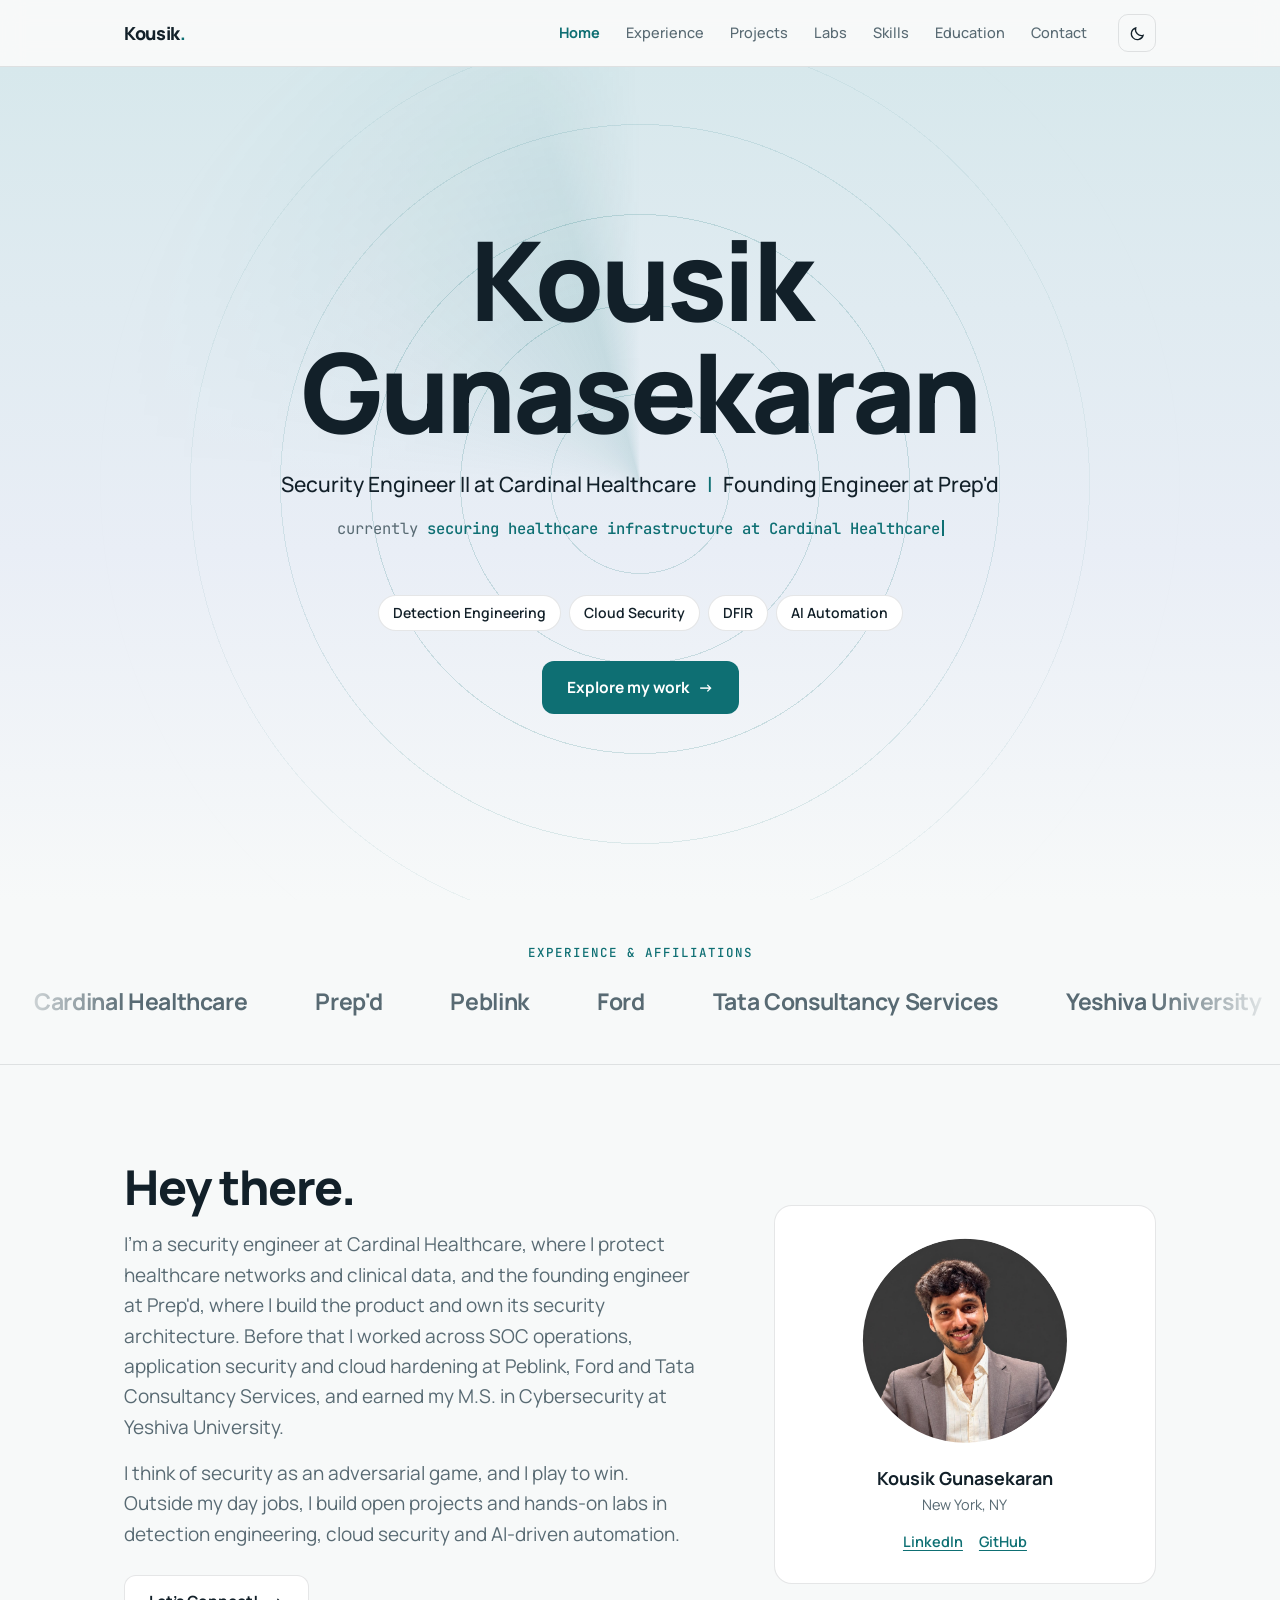
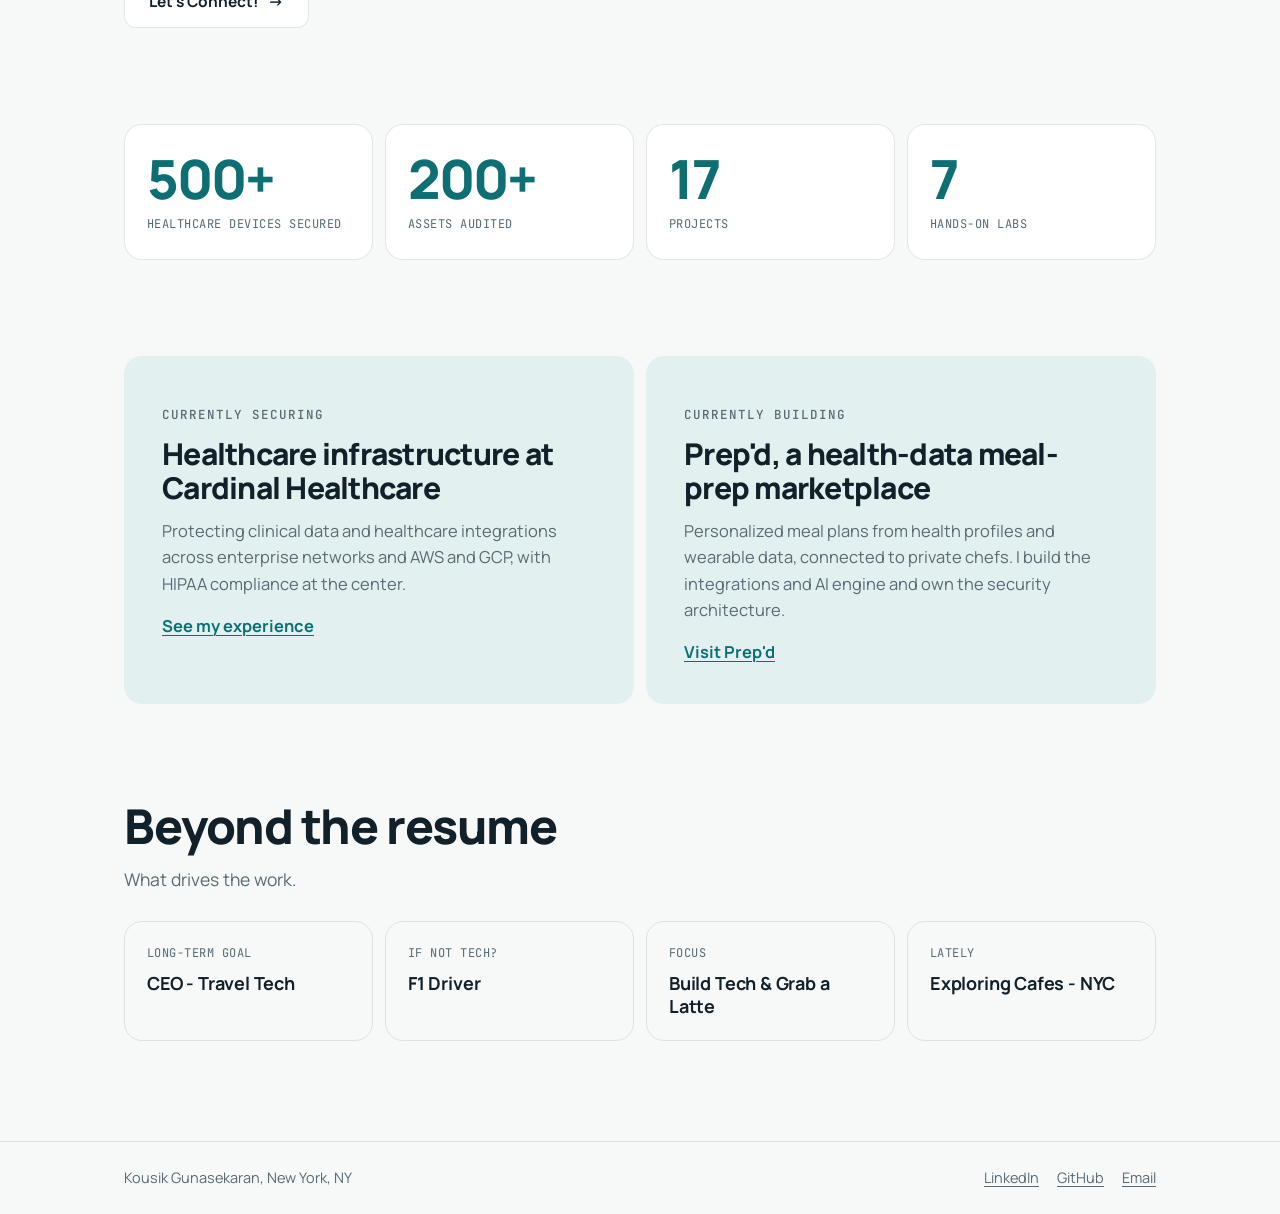
<file: index.html>
<!doctype html>
<html lang="en">
<head>
<meta charset="utf-8">
<meta name="viewport" content="width=device-width, initial-scale=1">
<title>Kousik Gunasekaran | Security Engineer</title>
<meta name="description" content="Kousik Gunasekaran is a Security Engineer II at Cardinal Healthcare and the Founding Engineer at Prep&#x27;d.">
<meta property="og:title" content="Kousik Gunasekaran | Security Engineer">
<meta property="og:description" content="Kousik Gunasekaran is a Security Engineer II at Cardinal Healthcare and the Founding Engineer at Prep&#x27;d.">
<meta property="og:type" content="website">
<meta property="og:image" content="assets/kousik.jpg">
<link rel="icon" href="data:image/svg+xml,%3Csvg xmlns='http://www.w3.org/2000/svg' viewBox='0 0 32 32'%3E%3Crect width='32' height='32' rx='8' fill='%230E6F73'/%3E%3Ccircle cx='16' cy='16' r='9' fill='none' stroke='white' stroke-width='2'/%3E%3Ccircle cx='16' cy='16' r='2.5' fill='white'/%3E%3C/svg%3E">
<script>(function(){var t=null;try{t=localStorage.getItem('theme')}catch(e){}document.documentElement.dataset.theme=t||(matchMedia('(prefers-color-scheme: dark)').matches?'dark':'light')})();</script>
<link rel="preconnect" href="https://fonts.googleapis.com">
<link rel="preconnect" href="https://fonts.gstatic.com" crossorigin>
<link href="https://fonts.googleapis.com/css2?family=Manrope:wght@400;500;600;700;800&family=JetBrains+Mono:wght@400;500&display=swap" rel="stylesheet">
<link rel="stylesheet" href="styles.css">
</head>
<body>
<a class="skip" href="#main">Skip to content</a>
<header class="nav">
  <div class="wrap nav__in">
    <a class="nav__mark" href="index.html">Kousik<span>.</span></a>
    <nav aria-label="Main"><div class="nav__links nav__links--wide"><a href="index.html" aria-current="page">Home</a><a href="experience.html">Experience</a><a href="projects.html">Projects</a><a href="labs.html">Labs</a><a href="skills.html">Skills</a><a href="education.html">Education</a><a href="contact.html">Contact</a></div></nav>
    <button class="theme" id="theme" type="button" aria-label="Switch between light and dark theme">
      <svg class="moon" viewBox="0 0 24 24"><path d="M20 14.5A8.5 8.5 0 0 1 9.5 4 8.5 8.5 0 1 0 20 14.5Z"/></svg>
      <svg class="sun" viewBox="0 0 24 24"><circle cx="12" cy="12" r="4"/><path d="M12 2v2M12 20v2M2 12h2M20 12h2M5 5l1.5 1.5M17.5 17.5 19 19M5 19l1.5-1.5M17.5 6.5 19 5"/></svg>
    </button>
    <details class="menu"><summary aria-label="Menu"><svg viewBox="0 0 24 24" fill="none"><path d="M4 7h16M4 12h16M4 17h16"/></svg></summary><nav aria-label="Mobile"><div class="nav__links"><a href="index.html" aria-current="page">Home</a><a href="experience.html">Experience</a><a href="projects.html">Projects</a><a href="labs.html">Labs</a><a href="skills.html">Skills</a><a href="education.html">Education</a><a href="contact.html">Contact</a></div></nav></details>
  </div>
</header>
<main id="main">
<section class="hero">
  <div class="radar" aria-hidden="true"></div>
  <div class="wrap hero__in">
    <h1>Kousik Gunasekaran</h1>
    <p class="hero__roles"><span>Security Engineer II at Cardinal Healthcare</span> <i>|</i> <span>Founding Engineer at Prep'd</span></p>
    <p class="typed">currently <b id="typed" data-phrases="[&quot;securing healthcare infrastructure at Cardinal Healthcare&quot;, &quot;building the health-data platform at Prep&#x27;d&quot;, &quot;writing detection rules as code&quot;, &quot;automating security with AI agents&quot;, &quot;working toward CEO of a travel tech company&quot;]">securing healthcare infrastructure at Cardinal Healthcare</b><span class="caret" aria-hidden="true"></span></p>
    <ul class="chips"><li>Detection Engineering</li><li>Cloud Security</li><li>DFIR</li><li>AI Automation</li></ul>
    <a class="btn btn--main" href="projects.html">Explore my work <span aria-hidden="true">&rarr;</span></a>
  </div>
</section>
<section class="strip">
  <p class="eyebrow">Experience &amp; affiliations</p>
  <div class="marquee" aria-label="Cardinal Healthcare, Prep&#x27;d, Peblink, Ford, Tata Consultancy Services, Yeshiva University"><div class="marquee__track" aria-hidden="true"><span>Cardinal Healthcare</span><span>Prep'd</span><span>Peblink</span><span>Ford</span><span>Tata Consultancy Services</span><span>Yeshiva University</span><span>Cardinal Healthcare</span><span>Prep'd</span><span>Peblink</span><span>Ford</span><span>Tata Consultancy Services</span><span>Yeshiva University</span></div></div>
</section>
<section class="block wrap hey">
  <div>
    <h2>Hey there.</h2>
    <p>I'm a security engineer at Cardinal Healthcare, where I protect healthcare networks and clinical data, and the founding engineer at Prep'd, where I build the product and own its security architecture. Before that I worked across SOC operations, application security and cloud hardening at Peblink, Ford and Tata Consultancy Services, and earned my M.S. in Cybersecurity at Yeshiva University.</p>
    <p>I think of security as an adversarial game, and I play to win. Outside my day jobs, I build open projects and hands-on labs in detection engineering, cloud security and AI-driven automation.</p>
    <a class="btn btn--line" href="contact.html">Let's Connect! <span aria-hidden="true">&rarr;</span></a>
  </div>
  <aside class="hey__card">
    <img src="assets/kousik.jpg" alt="Portrait of Kousik Gunasekaran" width="1254" height="1254" loading="lazy">
    <b>Kousik Gunasekaran</b>
    <span>New York, NY</span>
    <div class="social"><a href="https://linkedin.com/in/kousik-gunasekaran" target="_blank" rel="noopener">LinkedIn</a><a href="https://github.com/Kousik9200" target="_blank" rel="noopener">GitHub</a></div>
  </aside>
</section>
<section class="wrap" aria-label="At a glance">
  <div class="stats">
    <div><b>500+</b><span>Healthcare devices secured</span></div>
    <div><b>200+</b><span>Assets audited</span></div>
    <div><b>17</b><span>Projects</span></div>
    <div><b>7</b><span>Hands-on labs</span></div>
  </div>
</section>
<section class="block wrap">
  <div class="now">
    <article>
      <p class="eyebrow">Currently securing</p>
      <h3>Healthcare infrastructure at Cardinal Healthcare</h3>
      <p>Protecting clinical data and healthcare integrations across enterprise networks and AWS and GCP, with HIPAA compliance at the center.</p>
      <a href="experience.html">See my experience</a>
    </article>
    <article>
      <p class="eyebrow">Currently building</p>
      <h3>Prep'd, a health-data meal-prep marketplace</h3>
      <p>Personalized meal plans from health profiles and wearable data, connected to private chefs. I build the integrations and AI engine and own the security architecture.</p>
      <a href="https://prepd.food" target="_blank" rel="noopener">Visit Prep'd</a>
    </article>
  </div>
</section>
<section class="wrap" style="padding-bottom:clamp(60px,8vw,100px)">
  <h2 style="font-size:clamp(30px,4vw,48px);font-weight:800;letter-spacing:-.03em;line-height:1.1">Beyond the resume</h2>
  <p class="block__sub">What drives the work.</p>
  <div class="tiles">
    <div><span>Long-term goal</span><b>CEO - Travel Tech</b></div>
    <div><span>If not tech?</span><b>F1 Driver</b></div>
    <div><span>Focus</span><b>Build Tech &amp; Grab a Latte</b></div>
    <div><span>Lately</span><b>Exploring Cafes - NYC</b></div>
  </div>
</section>
</main>
<footer class="foot">
  <div class="wrap foot__in">
    <span>Kousik Gunasekaran, New York, NY</span>
    <nav aria-label="Social"><a href="https://linkedin.com/in/kousik-gunasekaran" target="_blank" rel="noopener">LinkedIn</a><a href="https://github.com/Kousik9200" target="_blank" rel="noopener">GitHub</a><a href="mailto:kousik9200@gmail.com">Email</a></nav>
  </div>
</footer>
<script src="script.js"></script>
</body>
</html>
</file>
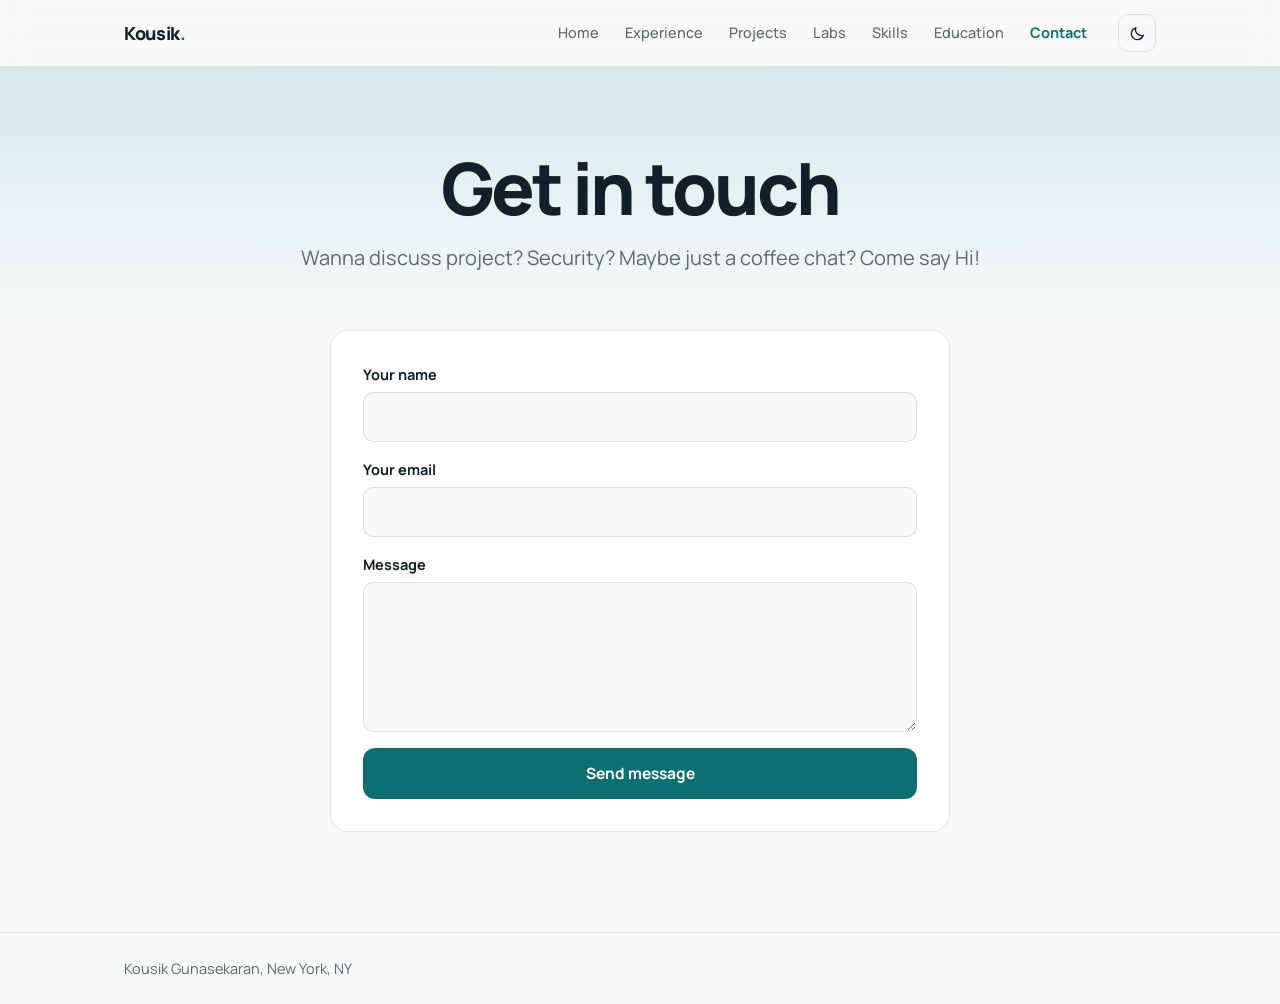
<file: contact.html>
<!doctype html>
<html lang="en">
<head>
<meta charset="utf-8">
<meta name="viewport" content="width=device-width, initial-scale=1">
<title>Contact | Kousik Gunasekaran</title>
<meta name="description" content="Get in touch with Kousik Gunasekaran.">
<meta property="og:title" content="Contact | Kousik Gunasekaran">
<meta property="og:description" content="Get in touch with Kousik Gunasekaran.">
<meta property="og:type" content="website">
<meta property="og:image" content="assets/kousik.jpg">
<link rel="icon" href="data:image/svg+xml,%3Csvg xmlns='http://www.w3.org/2000/svg' viewBox='0 0 32 32'%3E%3Crect width='32' height='32' rx='8' fill='%230E6F73'/%3E%3Ccircle cx='16' cy='16' r='9' fill='none' stroke='white' stroke-width='2'/%3E%3Ccircle cx='16' cy='16' r='2.5' fill='white'/%3E%3C/svg%3E">
<script>(function(){var t=null;try{t=localStorage.getItem('theme')}catch(e){}document.documentElement.dataset.theme=t||(matchMedia('(prefers-color-scheme: dark)').matches?'dark':'light')})();</script>
<link rel="preconnect" href="https://fonts.googleapis.com">
<link rel="preconnect" href="https://fonts.gstatic.com" crossorigin>
<link href="https://fonts.googleapis.com/css2?family=Manrope:wght@400;500;600;700;800&family=JetBrains+Mono:wght@400;500&display=swap" rel="stylesheet">
<link rel="stylesheet" href="styles.css">
</head>
<body>
<a class="skip" href="#main">Skip to content</a>
<header class="nav">
  <div class="wrap nav__in">
    <a class="nav__mark" href="index.html">Kousik<span>.</span></a>
    <nav aria-label="Main"><div class="nav__links nav__links--wide"><a href="index.html">Home</a><a href="experience.html">Experience</a><a href="projects.html">Projects</a><a href="labs.html">Labs</a><a href="skills.html">Skills</a><a href="education.html">Education</a><a href="contact.html" aria-current="page">Contact</a></div></nav>
    <button class="theme" id="theme" type="button" aria-label="Switch between light and dark theme">
      <svg class="moon" viewBox="0 0 24 24"><path d="M20 14.5A8.5 8.5 0 0 1 9.5 4 8.5 8.5 0 1 0 20 14.5Z"/></svg>
      <svg class="sun" viewBox="0 0 24 24"><circle cx="12" cy="12" r="4"/><path d="M12 2v2M12 20v2M2 12h2M20 12h2M5 5l1.5 1.5M17.5 17.5 19 19M5 19l1.5-1.5M17.5 6.5 19 5"/></svg>
    </button>
    <details class="menu"><summary aria-label="Menu"><svg viewBox="0 0 24 24" fill="none"><path d="M4 7h16M4 12h16M4 17h16"/></svg></summary><nav aria-label="Mobile"><div class="nav__links"><a href="index.html">Home</a><a href="experience.html">Experience</a><a href="projects.html">Projects</a><a href="labs.html">Labs</a><a href="skills.html">Skills</a><a href="education.html">Education</a><a href="contact.html" aria-current="page">Contact</a></div></nav></details>
  </div>
</header>
<main id="main">
<section class="head"><div class="wrap"><h1>Get in touch</h1><p>Wanna discuss project? Security? Maybe just a coffee chat? Come say Hi!</p></div></section><section class="page wrap"><div class="contact contact--single">
<form class="form" id="contactForm" action="https://api.web3forms.com/submit" method="POST">
<input type="hidden" name="access_key" value="61e827c0-c07a-47e6-b32e-ef4111870fa3">
<input type="hidden" name="subject" value="New message from your website">
<input type="hidden" name="from_name" value="Kousik Gunasekaran website">
<input type="checkbox" name="botcheck" tabindex="-1" autocomplete="off" aria-hidden="true" style="display:none">
<label>Your name<input name="name" type="text" autocomplete="name" required></label>
<label>Your email<input name="email" type="email" autocomplete="email" required></label>
<label>Message<textarea name="message" required></textarea></label>
<button class="btn btn--main" type="submit">Send message</button>
<p class="form__status" id="formStatus" role="status"></p>
</form>
</div></section>
</main>
<footer class="foot">
  <div class="wrap foot__in">
    <span>Kousik Gunasekaran, New York, NY</span>
  </div>
</footer>
<script src="script.js"></script>
</body>
</html>
</file>
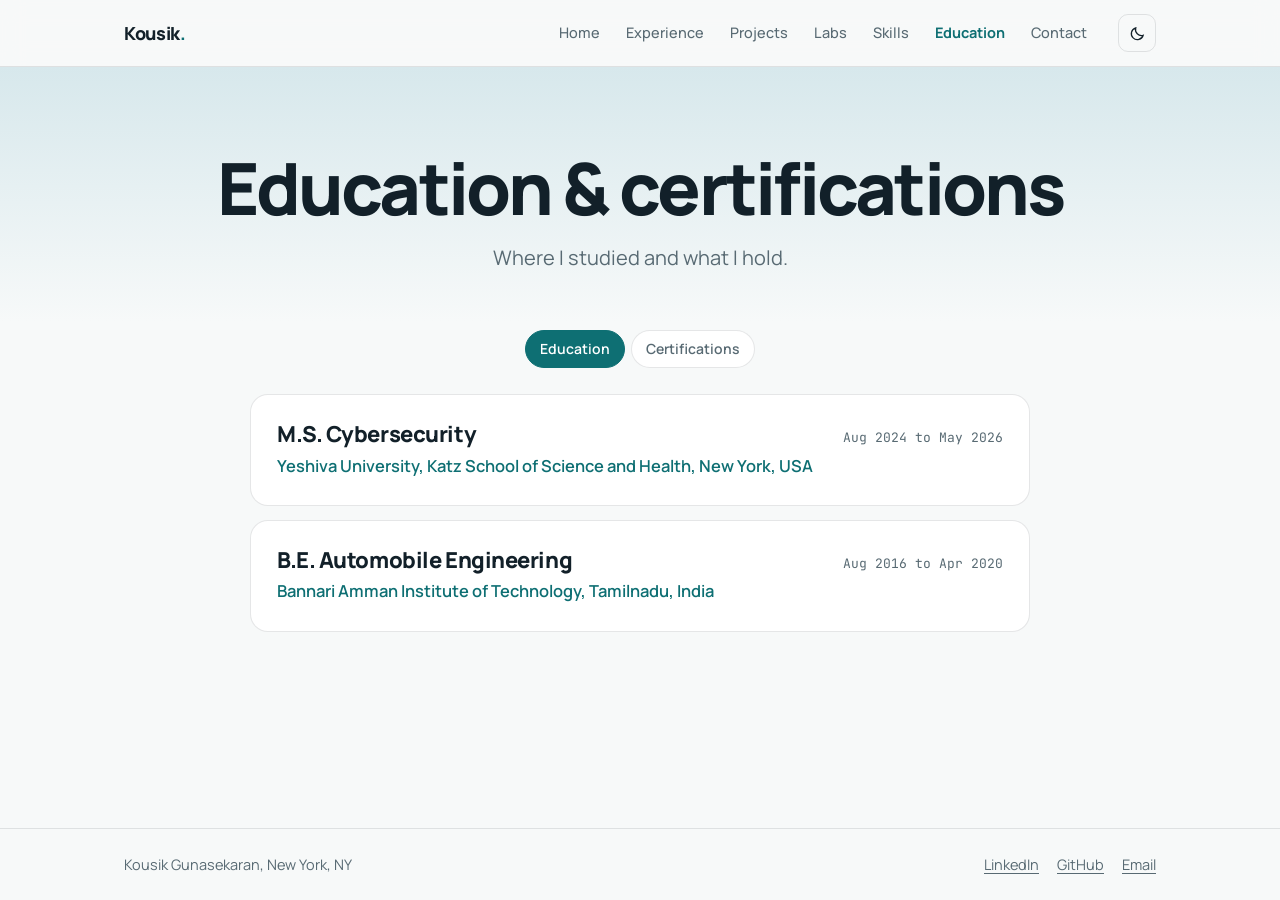
<file: education.html>
<!doctype html>
<html lang="en">
<head>
<meta charset="utf-8">
<meta name="viewport" content="width=device-width, initial-scale=1">
<title>Education | Kousik Gunasekaran</title>
<meta name="description" content="Degrees and certifications, including an M.S. in Cybersecurity, CompTIA Security+ and Cisco CCNA.">
<meta property="og:title" content="Education | Kousik Gunasekaran">
<meta property="og:description" content="Degrees and certifications, including an M.S. in Cybersecurity, CompTIA Security+ and Cisco CCNA.">
<meta property="og:type" content="website">
<meta property="og:image" content="assets/kousik.jpg">
<link rel="icon" href="data:image/svg+xml,%3Csvg xmlns='http://www.w3.org/2000/svg' viewBox='0 0 32 32'%3E%3Crect width='32' height='32' rx='8' fill='%230E6F73'/%3E%3Ccircle cx='16' cy='16' r='9' fill='none' stroke='white' stroke-width='2'/%3E%3Ccircle cx='16' cy='16' r='2.5' fill='white'/%3E%3C/svg%3E">
<script>(function(){var t=null;try{t=localStorage.getItem('theme')}catch(e){}document.documentElement.dataset.theme=t||(matchMedia('(prefers-color-scheme: dark)').matches?'dark':'light')})();</script>
<link rel="preconnect" href="https://fonts.googleapis.com">
<link rel="preconnect" href="https://fonts.gstatic.com" crossorigin>
<link href="https://fonts.googleapis.com/css2?family=Manrope:wght@400;500;600;700;800&family=JetBrains+Mono:wght@400;500&display=swap" rel="stylesheet">
<link rel="stylesheet" href="styles.css">
</head>
<body>
<a class="skip" href="#main">Skip to content</a>
<header class="nav">
  <div class="wrap nav__in">
    <a class="nav__mark" href="index.html">Kousik<span>.</span></a>
    <nav aria-label="Main"><div class="nav__links nav__links--wide"><a href="index.html">Home</a><a href="experience.html">Experience</a><a href="projects.html">Projects</a><a href="labs.html">Labs</a><a href="skills.html">Skills</a><a href="education.html" aria-current="page">Education</a><a href="contact.html">Contact</a></div></nav>
    <button class="theme" id="theme" type="button" aria-label="Switch between light and dark theme">
      <svg class="moon" viewBox="0 0 24 24"><path d="M20 14.5A8.5 8.5 0 0 1 9.5 4 8.5 8.5 0 1 0 20 14.5Z"/></svg>
      <svg class="sun" viewBox="0 0 24 24"><circle cx="12" cy="12" r="4"/><path d="M12 2v2M12 20v2M2 12h2M20 12h2M5 5l1.5 1.5M17.5 17.5 19 19M5 19l1.5-1.5M17.5 6.5 19 5"/></svg>
    </button>
    <details class="menu"><summary aria-label="Menu"><svg viewBox="0 0 24 24" fill="none"><path d="M4 7h16M4 12h16M4 17h16"/></svg></summary><nav aria-label="Mobile"><div class="nav__links"><a href="index.html">Home</a><a href="experience.html">Experience</a><a href="projects.html">Projects</a><a href="labs.html">Labs</a><a href="skills.html">Skills</a><a href="education.html" aria-current="page">Education</a><a href="contact.html">Contact</a></div></nav></details>
  </div>
</header>
<main id="main">
<section class="head"><div class="wrap"><h1>Education &amp; certifications</h1><p>Where I studied and what I hold.</p></div></section><section class="page wrap">
<div class="pills tabs" role="tablist" aria-label="Education and certifications"><button type="button" role="tab" id="t1" aria-controls="p1" aria-selected="true">Education</button><button type="button" role="tab" id="t2" aria-controls="p2" aria-selected="false">Certifications</button></div>
<div class="panel creds" id="p1" role="tabpanel" aria-labelledby="t1"><article class="cred"><div class="cred__top"><h2>M.S. Cybersecurity</h2><time>Aug 2024 to May 2026</time></div><p class="org">Yeshiva University, Katz School of Science and Health, New York, USA</p></article>
<article class="cred"><div class="cred__top"><h2>B.E. Automobile Engineering</h2><time>Aug 2016 to Apr 2020</time></div><p class="org">Bannari Amman Institute of Technology, Tamilnadu, India</p></article></div>
<div class="panel creds" id="p2" role="tabpanel" aria-labelledby="t2" hidden><article class="cred"><div class="cred__top"><h2>CompTIA Security+</h2><time>Certified</time></div><p class="org">CompTIA</p></article>
<article class="cred"><div class="cred__top"><h2>Cisco CCNA</h2><time>Certified</time></div><p class="org">Cisco</p></article>
<article class="cred"><div class="cred__top"><h2>M365 Defender Ninja</h2><time>Training completed</time></div><p class="org">Microsoft</p></article></div></section>
</main>
<footer class="foot">
  <div class="wrap foot__in">
    <span>Kousik Gunasekaran, New York, NY</span>
    <nav aria-label="Social"><a href="https://linkedin.com/in/kousik-gunasekaran" target="_blank" rel="noopener">LinkedIn</a><a href="https://github.com/Kousik9200" target="_blank" rel="noopener">GitHub</a><a href="mailto:kousik9200@gmail.com">Email</a></nav>
  </div>
</footer>
<script src="script.js"></script>
</body>
</html>
</file>
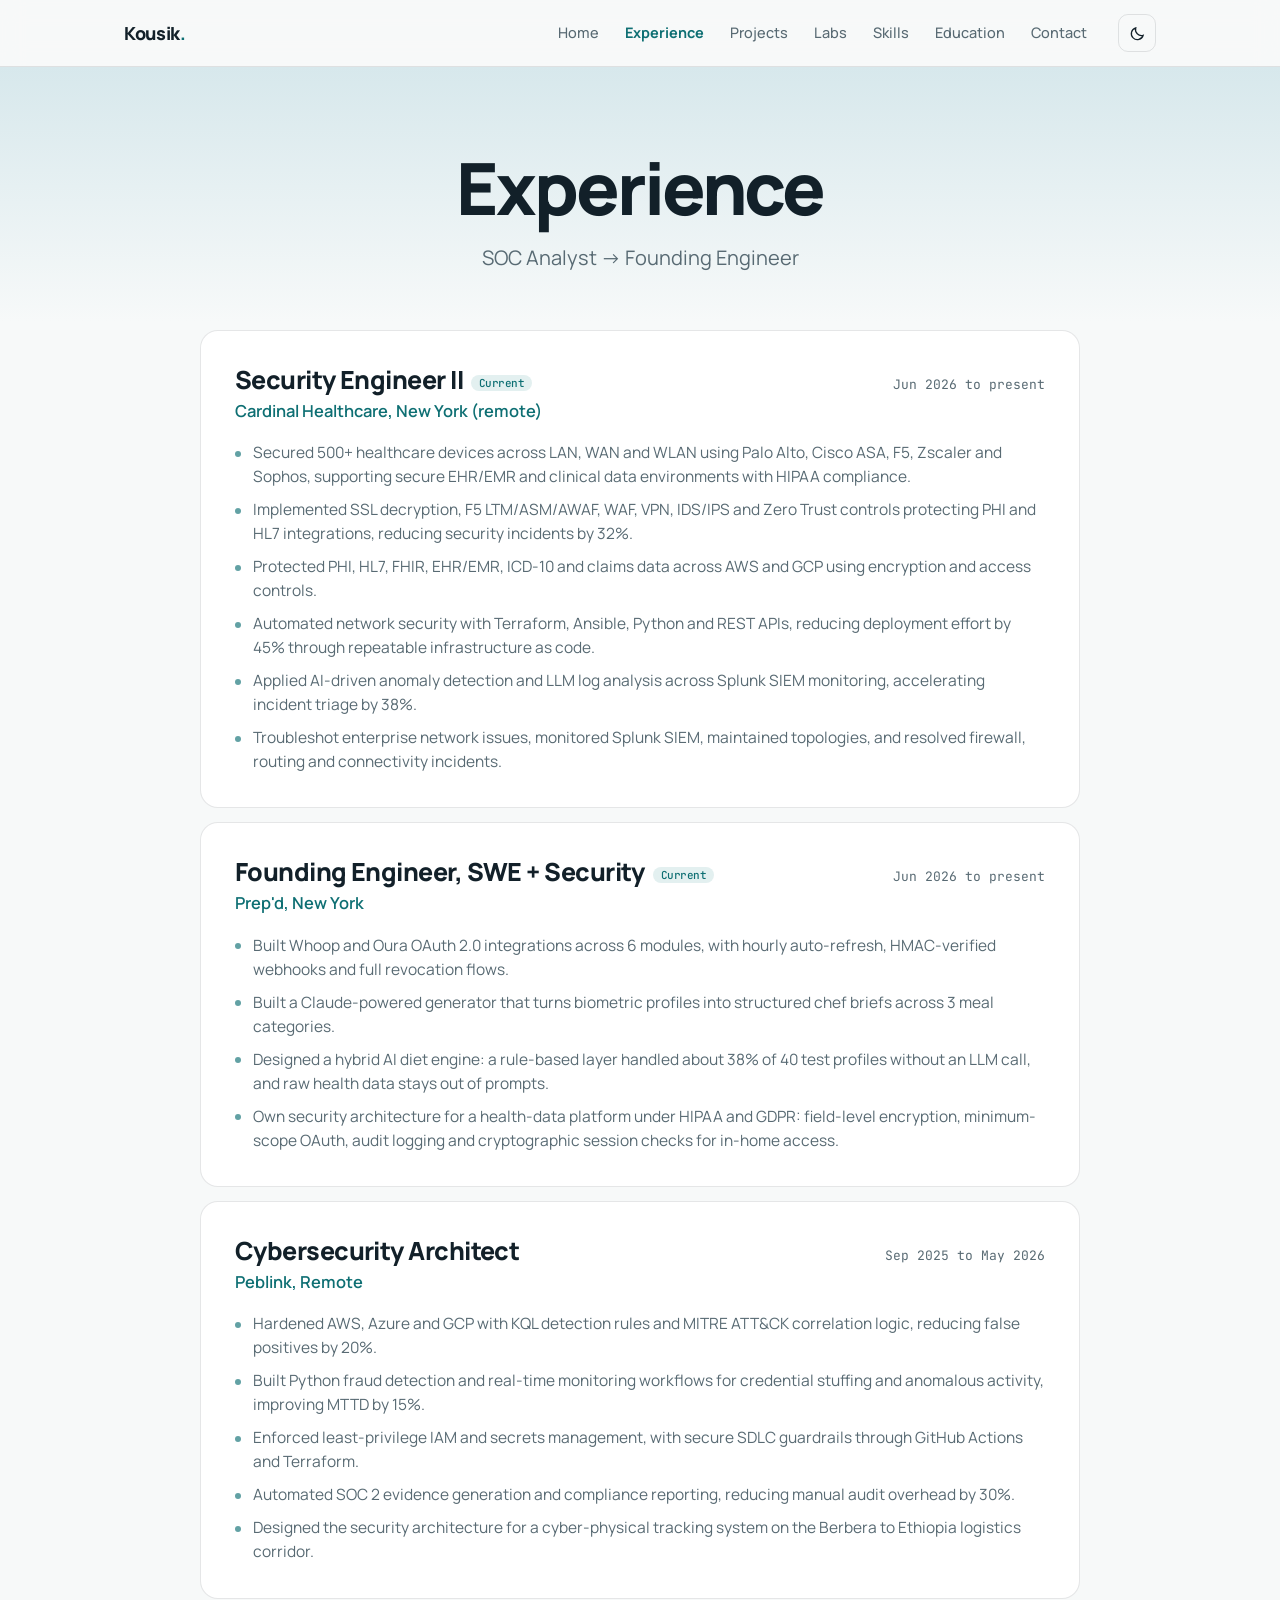
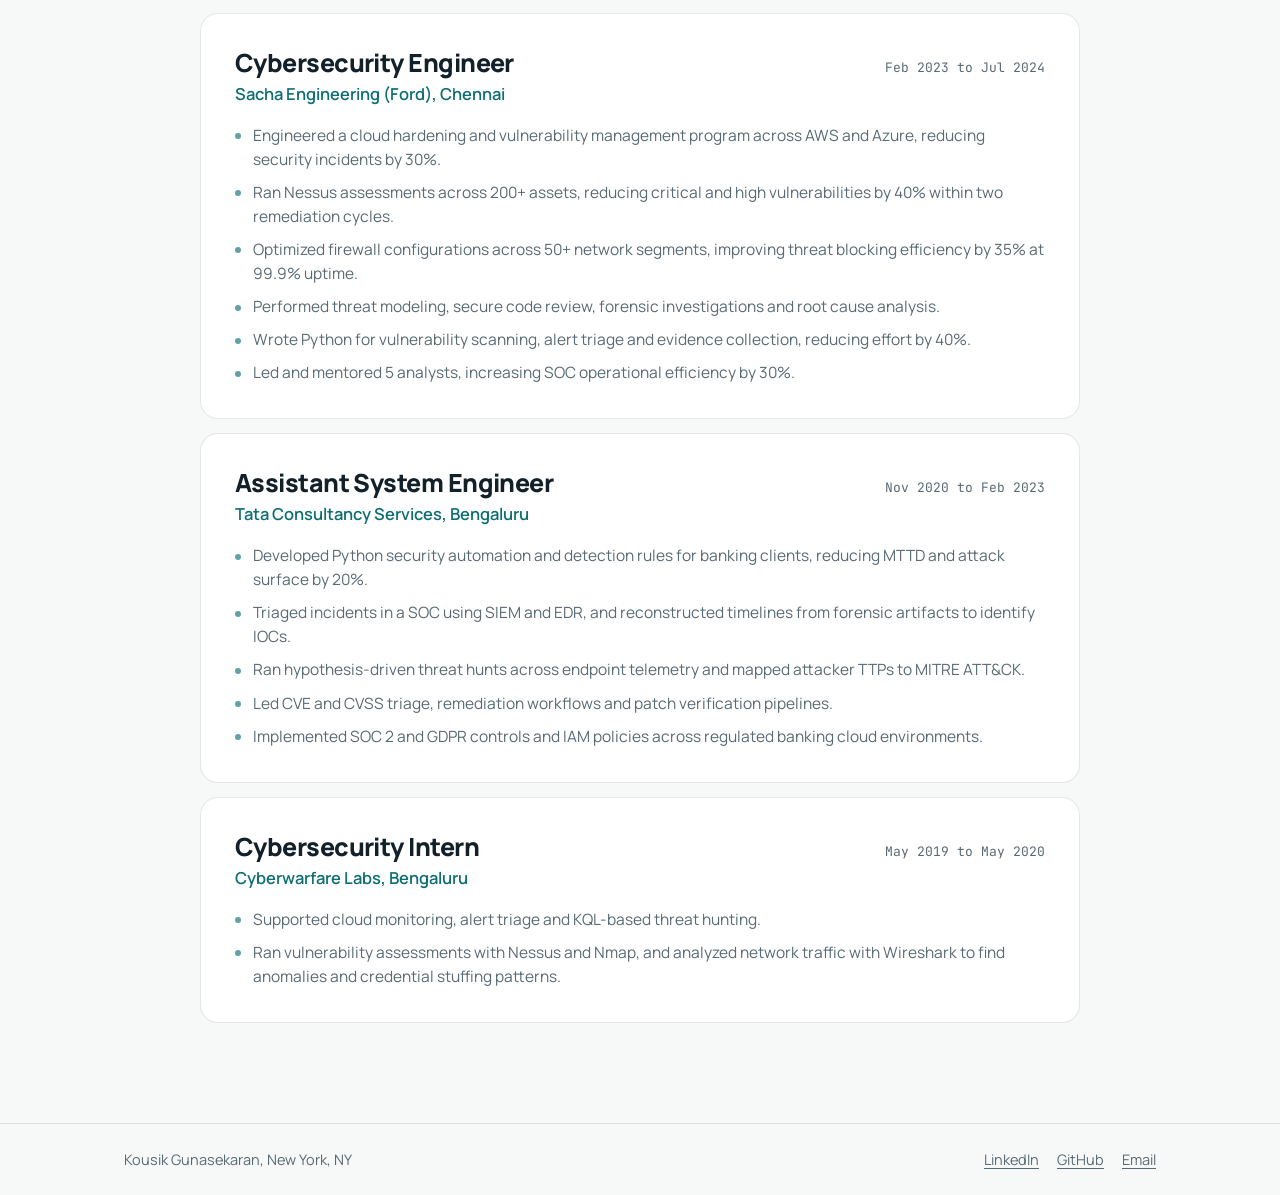
<file: experience.html>
<!doctype html>
<html lang="en">
<head>
<meta charset="utf-8">
<meta name="viewport" content="width=device-width, initial-scale=1">
<title>Experience | Kousik Gunasekaran</title>
<meta name="description" content="Security engineering roles at Cardinal Healthcare, Prep&#x27;d, Peblink, Ford and Tata Consultancy Services.">
<meta property="og:title" content="Experience | Kousik Gunasekaran">
<meta property="og:description" content="Security engineering roles at Cardinal Healthcare, Prep&#x27;d, Peblink, Ford and Tata Consultancy Services.">
<meta property="og:type" content="website">
<meta property="og:image" content="assets/kousik.jpg">
<link rel="icon" href="data:image/svg+xml,%3Csvg xmlns='http://www.w3.org/2000/svg' viewBox='0 0 32 32'%3E%3Crect width='32' height='32' rx='8' fill='%230E6F73'/%3E%3Ccircle cx='16' cy='16' r='9' fill='none' stroke='white' stroke-width='2'/%3E%3Ccircle cx='16' cy='16' r='2.5' fill='white'/%3E%3C/svg%3E">
<script>(function(){var t=null;try{t=localStorage.getItem('theme')}catch(e){}document.documentElement.dataset.theme=t||(matchMedia('(prefers-color-scheme: dark)').matches?'dark':'light')})();</script>
<link rel="preconnect" href="https://fonts.googleapis.com">
<link rel="preconnect" href="https://fonts.gstatic.com" crossorigin>
<link href="https://fonts.googleapis.com/css2?family=Manrope:wght@400;500;600;700;800&family=JetBrains+Mono:wght@400;500&display=swap" rel="stylesheet">
<link rel="stylesheet" href="styles.css">
</head>
<body>
<a class="skip" href="#main">Skip to content</a>
<header class="nav">
  <div class="wrap nav__in">
    <a class="nav__mark" href="index.html">Kousik<span>.</span></a>
    <nav aria-label="Main"><div class="nav__links nav__links--wide"><a href="index.html">Home</a><a href="experience.html" aria-current="page">Experience</a><a href="projects.html">Projects</a><a href="labs.html">Labs</a><a href="skills.html">Skills</a><a href="education.html">Education</a><a href="contact.html">Contact</a></div></nav>
    <button class="theme" id="theme" type="button" aria-label="Switch between light and dark theme">
      <svg class="moon" viewBox="0 0 24 24"><path d="M20 14.5A8.5 8.5 0 0 1 9.5 4 8.5 8.5 0 1 0 20 14.5Z"/></svg>
      <svg class="sun" viewBox="0 0 24 24"><circle cx="12" cy="12" r="4"/><path d="M12 2v2M12 20v2M2 12h2M20 12h2M5 5l1.5 1.5M17.5 17.5 19 19M5 19l1.5-1.5M17.5 6.5 19 5"/></svg>
    </button>
    <details class="menu"><summary aria-label="Menu"><svg viewBox="0 0 24 24" fill="none"><path d="M4 7h16M4 12h16M4 17h16"/></svg></summary><nav aria-label="Mobile"><div class="nav__links"><a href="index.html">Home</a><a href="experience.html" aria-current="page">Experience</a><a href="projects.html">Projects</a><a href="labs.html">Labs</a><a href="skills.html">Skills</a><a href="education.html">Education</a><a href="contact.html">Contact</a></div></nav></details>
  </div>
</header>
<main id="main">
<section class="head"><div class="wrap"><h1>Experience</h1><p>SOC Analyst &rarr; Founding Engineer</p></div></section><section class="page wrap"><div class="jobs"><article class="job"><div class="job__top"><h2>Security Engineer II<span class="job__now">Current</span></h2><time>Jun 2026 to present</time></div><p class="job__org">Cardinal Healthcare, New York (remote)</p><ul><li>Secured 500+ healthcare devices across LAN, WAN and WLAN using Palo Alto, Cisco ASA, F5, Zscaler and Sophos, supporting secure EHR/EMR and clinical data environments with HIPAA compliance.</li><li>Implemented SSL decryption, F5 LTM/ASM/AWAF, WAF, VPN, IDS/IPS and Zero Trust controls protecting PHI and HL7 integrations, reducing security incidents by 32%.</li><li>Protected PHI, HL7, FHIR, EHR/EMR, ICD-10 and claims data across AWS and GCP using encryption and access controls.</li><li>Automated network security with Terraform, Ansible, Python and REST APIs, reducing deployment effort by 45% through repeatable infrastructure as code.</li><li>Applied AI-driven anomaly detection and LLM log analysis across Splunk SIEM monitoring, accelerating incident triage by 38%.</li><li>Troubleshot enterprise network issues, monitored Splunk SIEM, maintained topologies, and resolved firewall, routing and connectivity incidents.</li></ul></article>
<article class="job"><div class="job__top"><h2>Founding Engineer, SWE + Security<span class="job__now">Current</span></h2><time>Jun 2026 to present</time></div><p class="job__org">Prep'd, New York</p><ul><li>Built Whoop and Oura OAuth 2.0 integrations across 6 modules, with hourly auto-refresh, HMAC-verified webhooks and full revocation flows.</li><li>Built a Claude-powered generator that turns biometric profiles into structured chef briefs across 3 meal categories.</li><li>Designed a hybrid AI diet engine: a rule-based layer handled about 38% of 40 test profiles without an LLM call, and raw health data stays out of prompts.</li><li>Own security architecture for a health-data platform under HIPAA and GDPR: field-level encryption, minimum-scope OAuth, audit logging and cryptographic session checks for in-home access.</li></ul></article>
<article class="job"><div class="job__top"><h2>Cybersecurity Architect</h2><time>Sep 2025 to May 2026</time></div><p class="job__org">Peblink, Remote</p><ul><li>Hardened AWS, Azure and GCP with KQL detection rules and MITRE ATT&amp;CK correlation logic, reducing false positives by 20%.</li><li>Built Python fraud detection and real-time monitoring workflows for credential stuffing and anomalous activity, improving MTTD by 15%.</li><li>Enforced least-privilege IAM and secrets management, with secure SDLC guardrails through GitHub Actions and Terraform.</li><li>Automated SOC 2 evidence generation and compliance reporting, reducing manual audit overhead by 30%.</li><li>Designed the security architecture for a cyber-physical tracking system on the Berbera to Ethiopia logistics corridor.</li></ul></article>
<article class="job"><div class="job__top"><h2>Cybersecurity Engineer</h2><time>Feb 2023 to Jul 2024</time></div><p class="job__org">Sacha Engineering (Ford), Chennai</p><ul><li>Engineered a cloud hardening and vulnerability management program across AWS and Azure, reducing security incidents by 30%.</li><li>Ran Nessus assessments across 200+ assets, reducing critical and high vulnerabilities by 40% within two remediation cycles.</li><li>Optimized firewall configurations across 50+ network segments, improving threat blocking efficiency by 35% at 99.9% uptime.</li><li>Performed threat modeling, secure code review, forensic investigations and root cause analysis.</li><li>Wrote Python for vulnerability scanning, alert triage and evidence collection, reducing effort by 40%.</li><li>Led and mentored 5 analysts, increasing SOC operational efficiency by 30%.</li></ul></article>
<article class="job"><div class="job__top"><h2>Assistant System Engineer</h2><time>Nov 2020 to Feb 2023</time></div><p class="job__org">Tata Consultancy Services, Bengaluru</p><ul><li>Developed Python security automation and detection rules for banking clients, reducing MTTD and attack surface by 20%.</li><li>Triaged incidents in a SOC using SIEM and EDR, and reconstructed timelines from forensic artifacts to identify IOCs.</li><li>Ran hypothesis-driven threat hunts across endpoint telemetry and mapped attacker TTPs to MITRE ATT&amp;CK.</li><li>Led CVE and CVSS triage, remediation workflows and patch verification pipelines.</li><li>Implemented SOC 2 and GDPR controls and IAM policies across regulated banking cloud environments.</li></ul></article>
<article class="job"><div class="job__top"><h2>Cybersecurity Intern</h2><time>May 2019 to May 2020</time></div><p class="job__org">Cyberwarfare Labs, Bengaluru</p><ul><li>Supported cloud monitoring, alert triage and KQL-based threat hunting.</li><li>Ran vulnerability assessments with Nessus and Nmap, and analyzed network traffic with Wireshark to find anomalies and credential stuffing patterns.</li></ul></article>
</div></section>
</main>
<footer class="foot">
  <div class="wrap foot__in">
    <span>Kousik Gunasekaran, New York, NY</span>
    <nav aria-label="Social"><a href="https://linkedin.com/in/kousik-gunasekaran" target="_blank" rel="noopener">LinkedIn</a><a href="https://github.com/Kousik9200" target="_blank" rel="noopener">GitHub</a><a href="mailto:kousik9200@gmail.com">Email</a></nav>
  </div>
</footer>
<script src="script.js"></script>
</body>
</html>
</file>
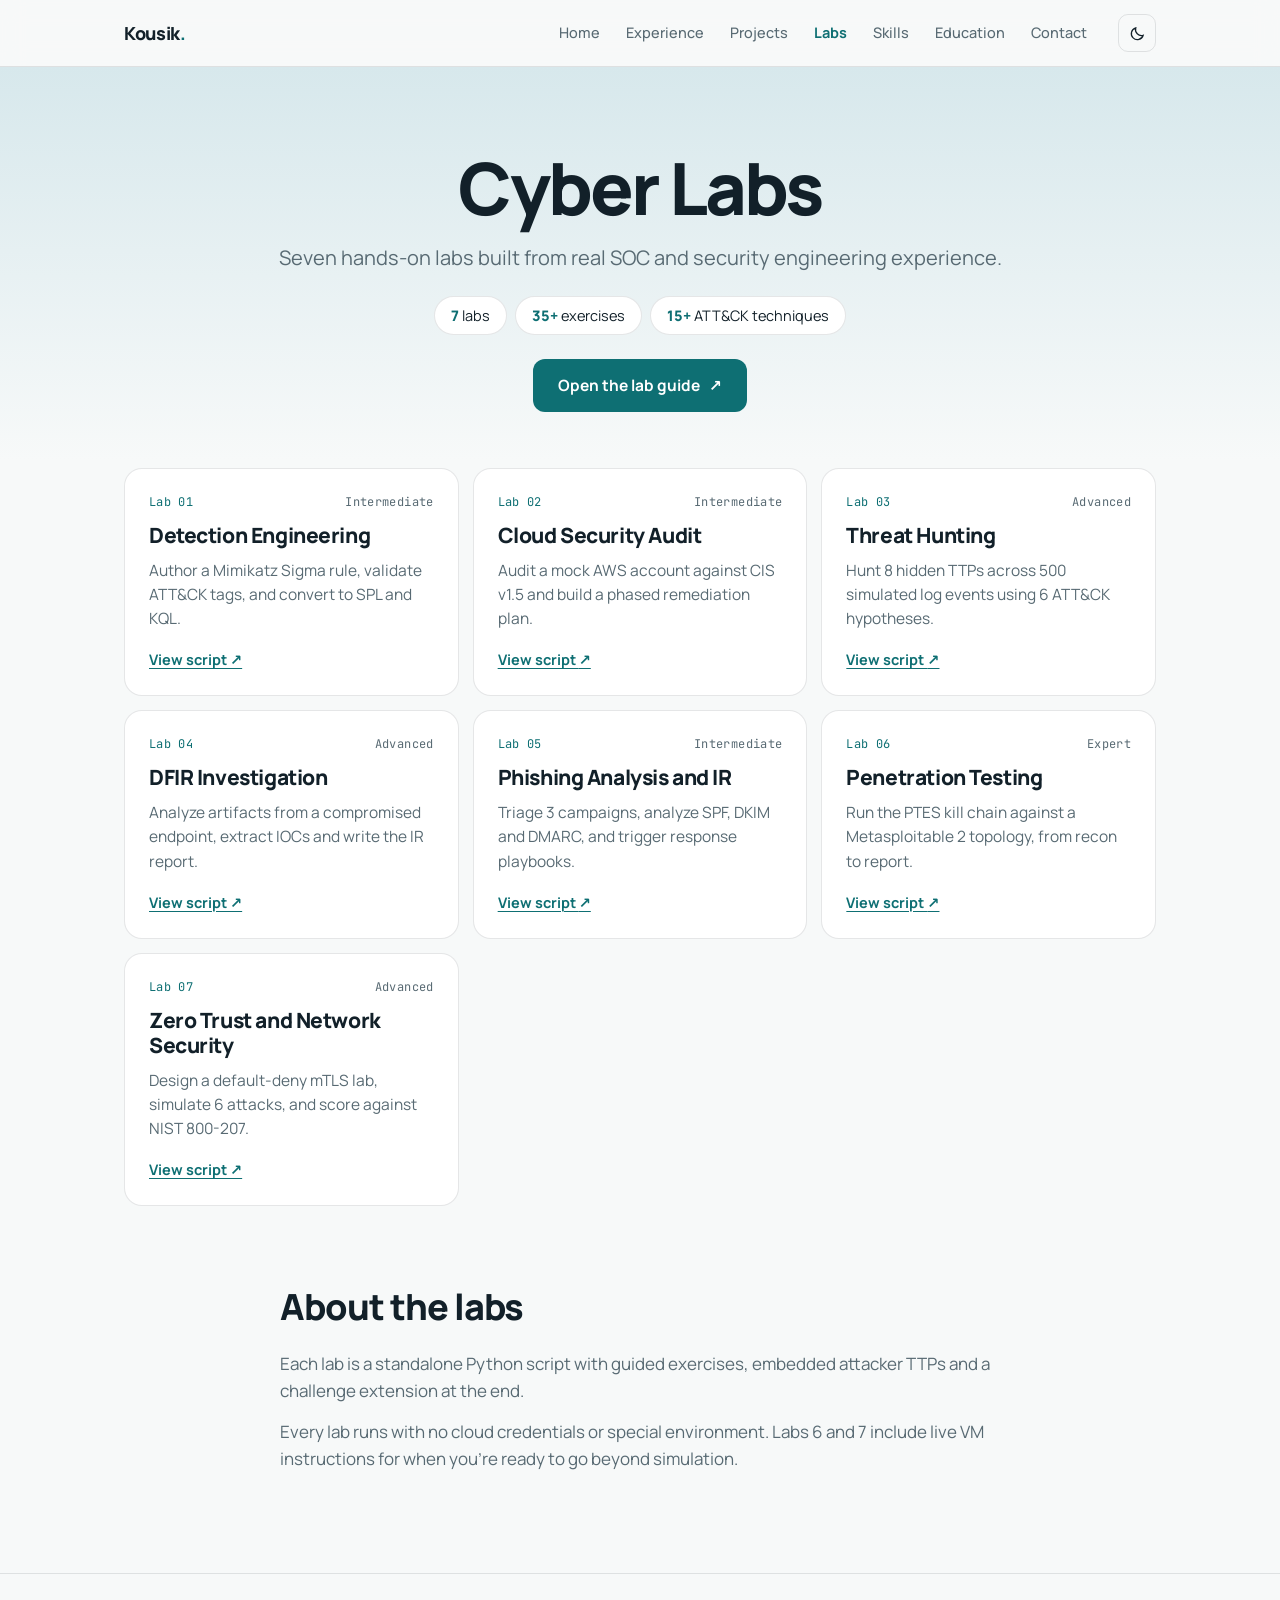
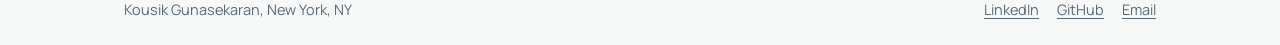
<file: labs.html>
<!doctype html>
<html lang="en">
<head>
<meta charset="utf-8">
<meta name="viewport" content="width=device-width, initial-scale=1">
<title>Labs | Kousik Gunasekaran</title>
<meta name="description" content="Seven hands-on cybersecurity labs in detection engineering, cloud audits, threat hunting, DFIR and more.">
<meta property="og:title" content="Labs | Kousik Gunasekaran">
<meta property="og:description" content="Seven hands-on cybersecurity labs in detection engineering, cloud audits, threat hunting, DFIR and more.">
<meta property="og:type" content="website">
<meta property="og:image" content="assets/kousik.jpg">
<link rel="icon" href="data:image/svg+xml,%3Csvg xmlns='http://www.w3.org/2000/svg' viewBox='0 0 32 32'%3E%3Crect width='32' height='32' rx='8' fill='%230E6F73'/%3E%3Ccircle cx='16' cy='16' r='9' fill='none' stroke='white' stroke-width='2'/%3E%3Ccircle cx='16' cy='16' r='2.5' fill='white'/%3E%3C/svg%3E">
<script>(function(){var t=null;try{t=localStorage.getItem('theme')}catch(e){}document.documentElement.dataset.theme=t||(matchMedia('(prefers-color-scheme: dark)').matches?'dark':'light')})();</script>
<link rel="preconnect" href="https://fonts.googleapis.com">
<link rel="preconnect" href="https://fonts.gstatic.com" crossorigin>
<link href="https://fonts.googleapis.com/css2?family=Manrope:wght@400;500;600;700;800&family=JetBrains+Mono:wght@400;500&display=swap" rel="stylesheet">
<link rel="stylesheet" href="styles.css">
</head>
<body>
<a class="skip" href="#main">Skip to content</a>
<header class="nav">
  <div class="wrap nav__in">
    <a class="nav__mark" href="index.html">Kousik<span>.</span></a>
    <nav aria-label="Main"><div class="nav__links nav__links--wide"><a href="index.html">Home</a><a href="experience.html">Experience</a><a href="projects.html">Projects</a><a href="labs.html" aria-current="page">Labs</a><a href="skills.html">Skills</a><a href="education.html">Education</a><a href="contact.html">Contact</a></div></nav>
    <button class="theme" id="theme" type="button" aria-label="Switch between light and dark theme">
      <svg class="moon" viewBox="0 0 24 24"><path d="M20 14.5A8.5 8.5 0 0 1 9.5 4 8.5 8.5 0 1 0 20 14.5Z"/></svg>
      <svg class="sun" viewBox="0 0 24 24"><circle cx="12" cy="12" r="4"/><path d="M12 2v2M12 20v2M2 12h2M20 12h2M5 5l1.5 1.5M17.5 17.5 19 19M5 19l1.5-1.5M17.5 6.5 19 5"/></svg>
    </button>
    <details class="menu"><summary aria-label="Menu"><svg viewBox="0 0 24 24" fill="none"><path d="M4 7h16M4 12h16M4 17h16"/></svg></summary><nav aria-label="Mobile"><div class="nav__links"><a href="index.html">Home</a><a href="experience.html">Experience</a><a href="projects.html">Projects</a><a href="labs.html" aria-current="page">Labs</a><a href="skills.html">Skills</a><a href="education.html">Education</a><a href="contact.html">Contact</a></div></nav></details>
  </div>
</header>
<main id="main">
<section class="head"><div class="wrap"><h1>Cyber Labs</h1><p>Seven hands-on labs built from real SOC and security engineering experience.</p><ul class="facts"><li><b>7</b> labs</li><li><b>35+</b> exercises</li><li><b>15+</b> ATT&amp;CK techniques</li></ul><a class="btn btn--main" href="https://kousik9200.github.io/Labs/" target="_blank" rel="noopener">Open the lab guide <span aria-hidden="true">&#8599;</span></a></div></section><section class="page wrap"><div class="cards"><article class="card"><div class="card__top"><span>Lab 01</span><em>Intermediate</em></div><h2>Detection Engineering</h2><p>Author a Mimikatz Sigma rule, validate ATT&amp;CK tags, and convert to SPL and KQL.</p><div class="card__go"><a href="https://github.com/Kousik9200/Projects/blob/main/Cyberlabs/labs/lab1-detection-engineering/lab1_detection_engineering.py" target="_blank" rel="noopener">View script <span aria-hidden="true">&#8599;</span></a></div></article>
<article class="card"><div class="card__top"><span>Lab 02</span><em>Intermediate</em></div><h2>Cloud Security Audit</h2><p>Audit a mock AWS account against CIS v1.5 and build a phased remediation plan.</p><div class="card__go"><a href="https://github.com/Kousik9200/Projects/blob/main/Cyberlabs/labs/lab2-cloud-security/lab2_cloud_security_audit.py" target="_blank" rel="noopener">View script <span aria-hidden="true">&#8599;</span></a></div></article>
<article class="card"><div class="card__top"><span>Lab 03</span><em>Advanced</em></div><h2>Threat Hunting</h2><p>Hunt 8 hidden TTPs across 500 simulated log events using 6 ATT&amp;CK hypotheses.</p><div class="card__go"><a href="https://github.com/Kousik9200/Projects/blob/main/Cyberlabs/labs/lab3-threat-hunting/lab3_threat_hunting.py" target="_blank" rel="noopener">View script <span aria-hidden="true">&#8599;</span></a></div></article>
<article class="card"><div class="card__top"><span>Lab 04</span><em>Advanced</em></div><h2>DFIR Investigation</h2><p>Analyze artifacts from a compromised endpoint, extract IOCs and write the IR report.</p><div class="card__go"><a href="https://github.com/Kousik9200/Projects/blob/main/Cyberlabs/labs/lab4-dfir/lab4_dfir.py" target="_blank" rel="noopener">View script <span aria-hidden="true">&#8599;</span></a></div></article>
<article class="card"><div class="card__top"><span>Lab 05</span><em>Intermediate</em></div><h2>Phishing Analysis and IR</h2><p>Triage 3 campaigns, analyze SPF, DKIM and DMARC, and trigger response playbooks.</p><div class="card__go"><a href="https://github.com/Kousik9200/Projects/blob/main/Cyberlabs/labs/lab5-phishing-ir/lab5_phishing_analysis.py" target="_blank" rel="noopener">View script <span aria-hidden="true">&#8599;</span></a></div></article>
<article class="card"><div class="card__top"><span>Lab 06</span><em>Expert</em></div><h2>Penetration Testing</h2><p>Run the PTES kill chain against a Metasploitable 2 topology, from recon to report.</p><div class="card__go"><a href="https://github.com/Kousik9200/Projects/blob/main/Cyberlabs/labs/lab6-pentest/lab6_penetration_testing.py" target="_blank" rel="noopener">View script <span aria-hidden="true">&#8599;</span></a></div></article>
<article class="card"><div class="card__top"><span>Lab 07</span><em>Advanced</em></div><h2>Zero Trust and Network Security</h2><p>Design a default-deny mTLS lab, simulate 6 attacks, and score against NIST 800-207.</p><div class="card__go"><a href="https://github.com/Kousik9200/Projects/blob/main/Cyberlabs/labs/lab7-zero-trust/lab7_zero_trust_network.py" target="_blank" rel="noopener">View script <span aria-hidden="true">&#8599;</span></a></div></article>
</div>
<div class="about-labs"><h2>About the labs</h2><p>Each lab is a standalone Python script with guided exercises, embedded attacker TTPs and a challenge extension at the end.</p><p>Every lab runs with no cloud credentials or special environment. Labs 6 and 7 include live VM instructions for when you're ready to go beyond simulation.</p></div></section>
</main>
<footer class="foot">
  <div class="wrap foot__in">
    <span>Kousik Gunasekaran, New York, NY</span>
    <nav aria-label="Social"><a href="https://linkedin.com/in/kousik-gunasekaran" target="_blank" rel="noopener">LinkedIn</a><a href="https://github.com/Kousik9200" target="_blank" rel="noopener">GitHub</a><a href="mailto:kousik9200@gmail.com">Email</a></nav>
  </div>
</footer>
<script src="script.js"></script>
</body>
</html>
</file>
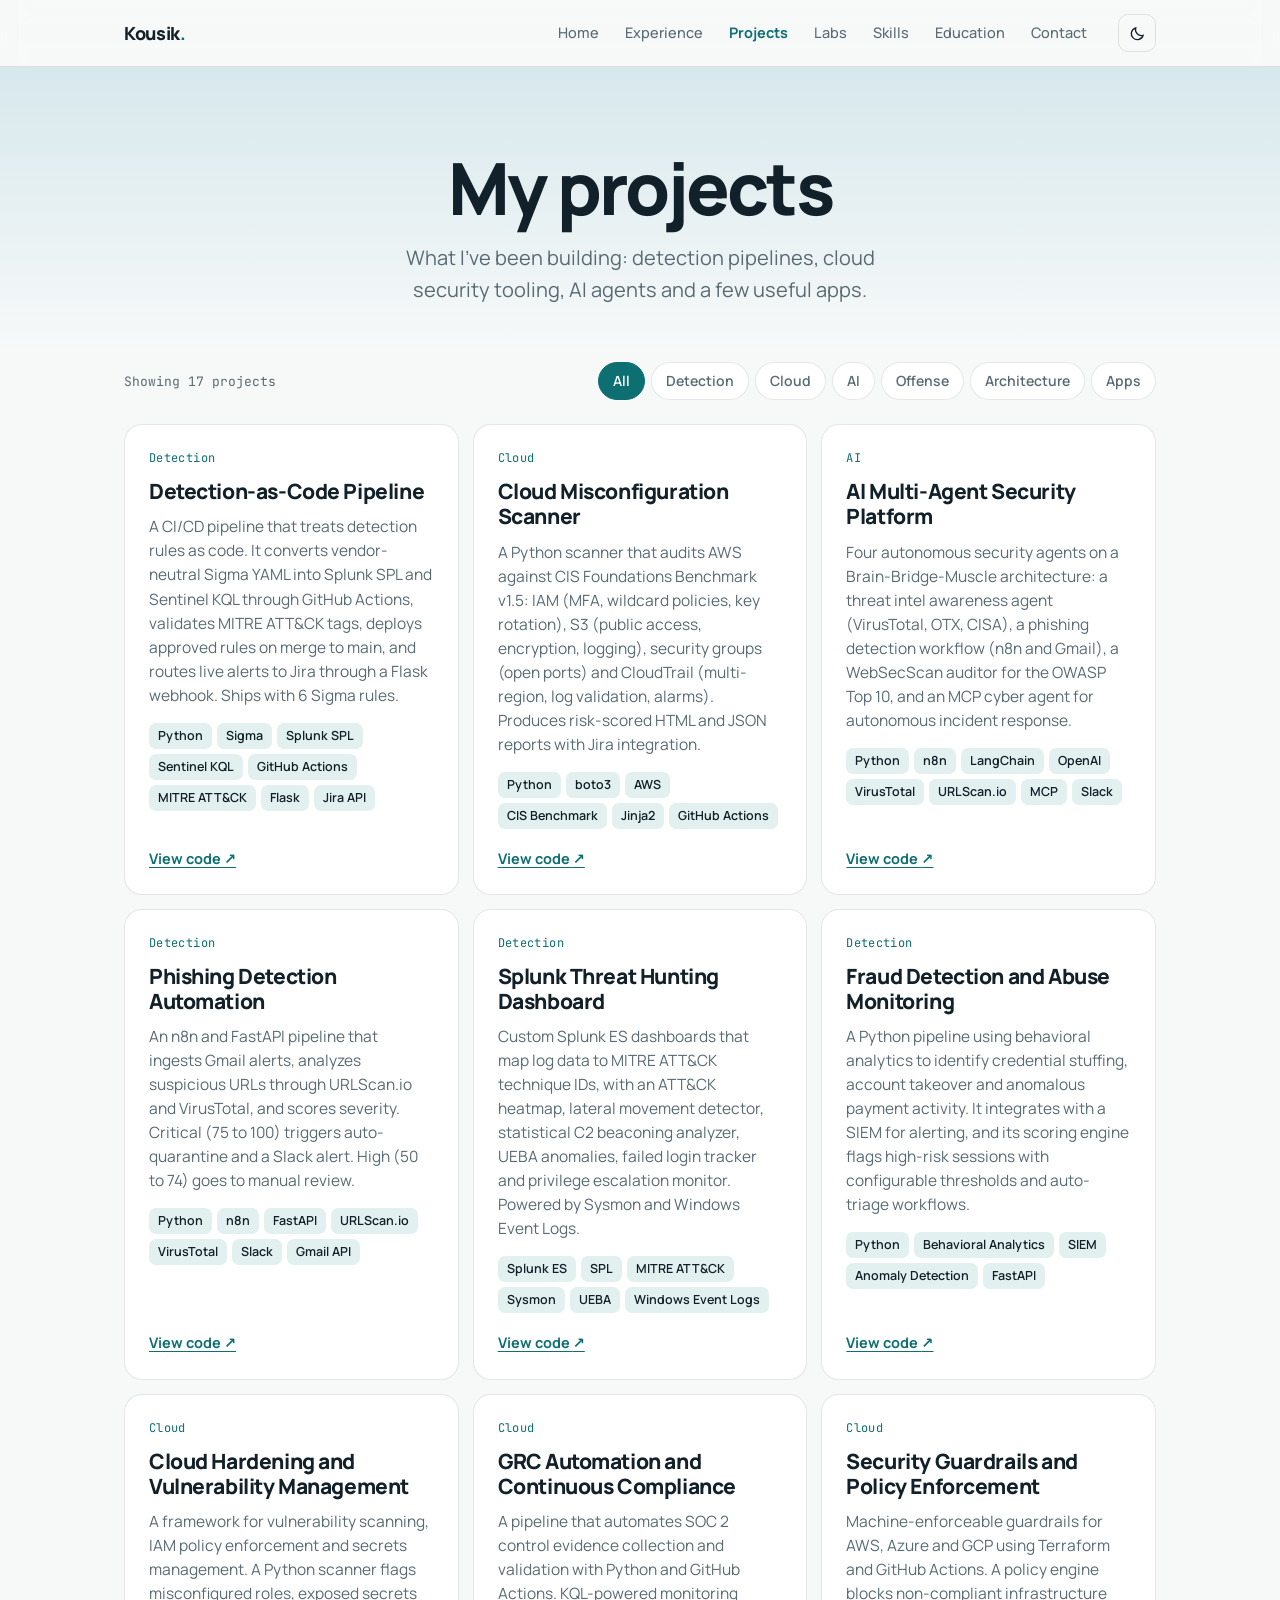
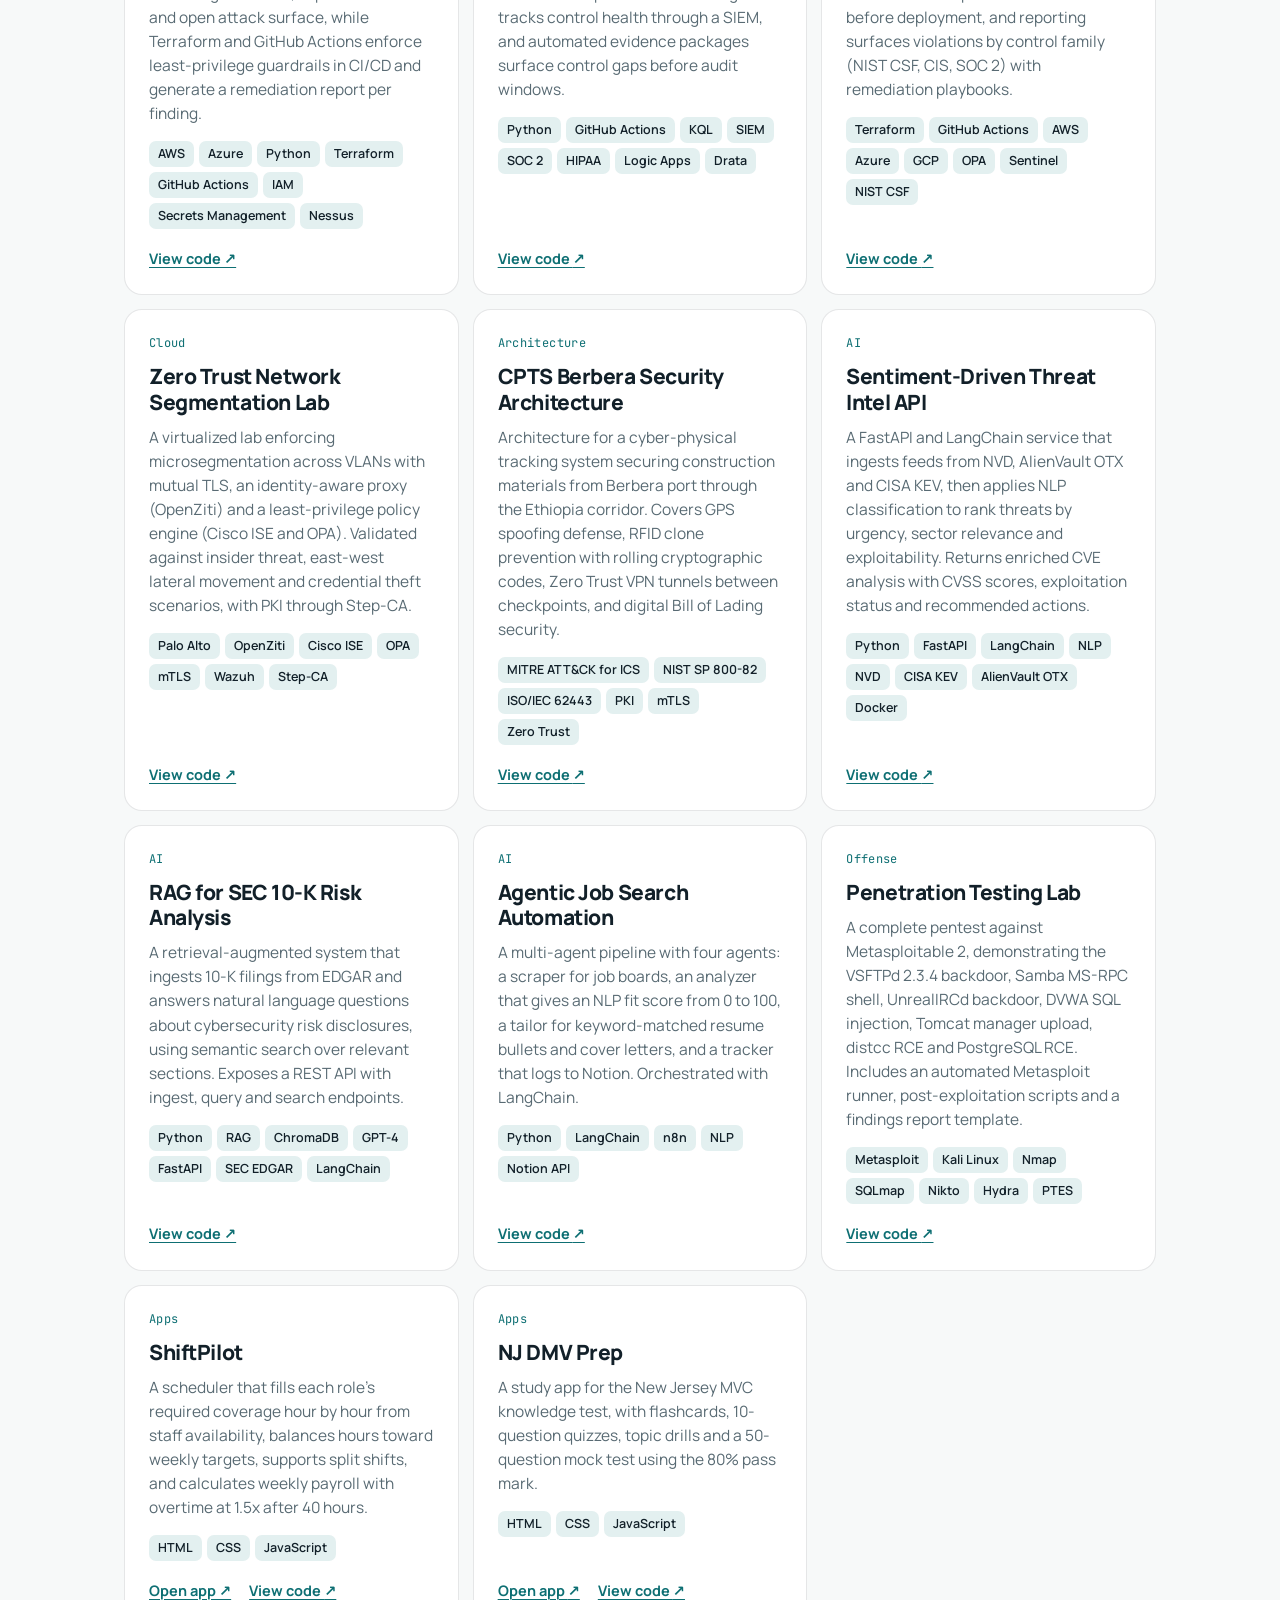
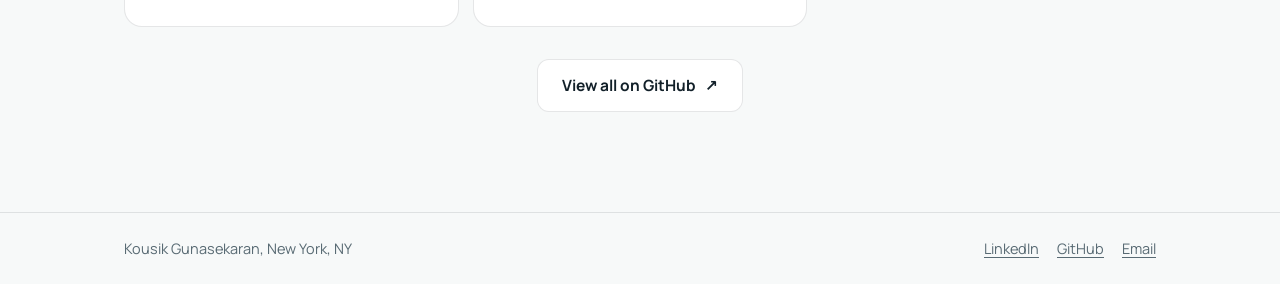
<file: projects.html>
<!doctype html>
<html lang="en">
<head>
<meta charset="utf-8">
<meta name="viewport" content="width=device-width, initial-scale=1">
<title>Projects | Kousik Gunasekaran</title>
<meta name="description" content="Security engineering projects in detection, cloud security, AI automation, offensive security and architecture.">
<meta property="og:title" content="Projects | Kousik Gunasekaran">
<meta property="og:description" content="Security engineering projects in detection, cloud security, AI automation, offensive security and architecture.">
<meta property="og:type" content="website">
<meta property="og:image" content="assets/kousik.jpg">
<link rel="icon" href="data:image/svg+xml,%3Csvg xmlns='http://www.w3.org/2000/svg' viewBox='0 0 32 32'%3E%3Crect width='32' height='32' rx='8' fill='%230E6F73'/%3E%3Ccircle cx='16' cy='16' r='9' fill='none' stroke='white' stroke-width='2'/%3E%3Ccircle cx='16' cy='16' r='2.5' fill='white'/%3E%3C/svg%3E">
<script>(function(){var t=null;try{t=localStorage.getItem('theme')}catch(e){}document.documentElement.dataset.theme=t||(matchMedia('(prefers-color-scheme: dark)').matches?'dark':'light')})();</script>
<link rel="preconnect" href="https://fonts.googleapis.com">
<link rel="preconnect" href="https://fonts.gstatic.com" crossorigin>
<link href="https://fonts.googleapis.com/css2?family=Manrope:wght@400;500;600;700;800&family=JetBrains+Mono:wght@400;500&display=swap" rel="stylesheet">
<link rel="stylesheet" href="styles.css">
</head>
<body>
<a class="skip" href="#main">Skip to content</a>
<header class="nav">
  <div class="wrap nav__in">
    <a class="nav__mark" href="index.html">Kousik<span>.</span></a>
    <nav aria-label="Main"><div class="nav__links nav__links--wide"><a href="index.html">Home</a><a href="experience.html">Experience</a><a href="projects.html" aria-current="page">Projects</a><a href="labs.html">Labs</a><a href="skills.html">Skills</a><a href="education.html">Education</a><a href="contact.html">Contact</a></div></nav>
    <button class="theme" id="theme" type="button" aria-label="Switch between light and dark theme">
      <svg class="moon" viewBox="0 0 24 24"><path d="M20 14.5A8.5 8.5 0 0 1 9.5 4 8.5 8.5 0 1 0 20 14.5Z"/></svg>
      <svg class="sun" viewBox="0 0 24 24"><circle cx="12" cy="12" r="4"/><path d="M12 2v2M12 20v2M2 12h2M20 12h2M5 5l1.5 1.5M17.5 17.5 19 19M5 19l1.5-1.5M17.5 6.5 19 5"/></svg>
    </button>
    <details class="menu"><summary aria-label="Menu"><svg viewBox="0 0 24 24" fill="none"><path d="M4 7h16M4 12h16M4 17h16"/></svg></summary><nav aria-label="Mobile"><div class="nav__links"><a href="index.html">Home</a><a href="experience.html">Experience</a><a href="projects.html" aria-current="page">Projects</a><a href="labs.html">Labs</a><a href="skills.html">Skills</a><a href="education.html">Education</a><a href="contact.html">Contact</a></div></nav></details>
  </div>
</header>
<main id="main">
<section class="head"><div class="wrap"><h1>My projects</h1><p>What I've been building: detection pipelines, cloud security tooling, AI agents and a few useful apps.</p></div></section><section class="page wrap">
<div class="toolbar"><p id="count" aria-live="polite">Showing 17 projects</p><div class="pills" role="group" aria-label="Filter projects"><button type="button" data-filter="all" aria-pressed="true">All</button><button type="button" data-filter="detection" aria-pressed="false">Detection</button><button type="button" data-filter="cloud" aria-pressed="false">Cloud</button><button type="button" data-filter="ai" aria-pressed="false">AI</button><button type="button" data-filter="offense" aria-pressed="false">Offense</button><button type="button" data-filter="architecture" aria-pressed="false">Architecture</button><button type="button" data-filter="apps" aria-pressed="false">Apps</button></div></div>
<div class="cards"><article class="card" data-cat="detection"><div class="card__top"><span>Detection</span></div><h2>Detection-as-Code Pipeline</h2><p>A CI/CD pipeline that treats detection rules as code. It converts vendor-neutral Sigma YAML into Splunk SPL and Sentinel KQL through GitHub Actions, validates MITRE ATT&amp;CK tags, deploys approved rules on merge to main, and routes live alerts to Jira through a Flask webhook. Ships with 6 Sigma rules.</p><ul class="tags"><li>Python</li><li>Sigma</li><li>Splunk SPL</li><li>Sentinel KQL</li><li>GitHub Actions</li><li>MITRE ATT&amp;CK</li><li>Flask</li><li>Jira API</li></ul><div class="card__go"><a href="https://github.com/Kousik9200/Projects/tree/main/Detection%20%26%20SIEM%20Projects/Detection-as-Code%20Pipeline%20%28Sigma%20%2B%20SIEM%29" target="_blank" rel="noopener">View code <span aria-hidden="true">&#8599;</span></a></div></article>
<article class="card" data-cat="cloud"><div class="card__top"><span>Cloud</span></div><h2>Cloud Misconfiguration Scanner</h2><p>A Python scanner that audits AWS against CIS Foundations Benchmark v1.5: IAM (MFA, wildcard policies, key rotation), S3 (public access, encryption, logging), security groups (open ports) and CloudTrail (multi-region, log validation, alarms). Produces risk-scored HTML and JSON reports with Jira integration.</p><ul class="tags"><li>Python</li><li>boto3</li><li>AWS</li><li>CIS Benchmark</li><li>Jinja2</li><li>GitHub Actions</li></ul><div class="card__go"><a href="https://github.com/Kousik9200/Projects/tree/main/Cloud%20Security%20Projects/Cloud%20Misconfigurations%20Scanner" target="_blank" rel="noopener">View code <span aria-hidden="true">&#8599;</span></a></div></article>
<article class="card" data-cat="ai"><div class="card__top"><span>AI</span></div><h2>AI Multi-Agent Security Platform</h2><p>Four autonomous security agents on a Brain-Bridge-Muscle architecture: a threat intel awareness agent (VirusTotal, OTX, CISA), a phishing detection workflow (n8n and Gmail), a WebSecScan auditor for the OWASP Top 10, and an MCP cyber agent for autonomous incident response.</p><ul class="tags"><li>Python</li><li>n8n</li><li>LangChain</li><li>OpenAI</li><li>VirusTotal</li><li>URLScan.io</li><li>MCP</li><li>Slack</li></ul><div class="card__go"><a href="https://github.com/Kousik9200/Projects/tree/main/AI%20%26%20Automation%20Projects/AI_Multi_Agent_Security_Platform" target="_blank" rel="noopener">View code <span aria-hidden="true">&#8599;</span></a></div></article>
<article class="card" data-cat="detection"><div class="card__top"><span>Detection</span></div><h2>Phishing Detection Automation</h2><p>An n8n and FastAPI pipeline that ingests Gmail alerts, analyzes suspicious URLs through URLScan.io and VirusTotal, and scores severity. Critical (75 to 100) triggers auto-quarantine and a Slack alert. High (50 to 74) goes to manual review.</p><ul class="tags"><li>Python</li><li>n8n</li><li>FastAPI</li><li>URLScan.io</li><li>VirusTotal</li><li>Slack</li><li>Gmail API</li></ul><div class="card__go"><a href="https://github.com/Kousik9200/Projects/tree/main/Detection%20%26%20SIEM%20Projects/Phishing_Detection_Automation" target="_blank" rel="noopener">View code <span aria-hidden="true">&#8599;</span></a></div></article>
<article class="card" data-cat="detection"><div class="card__top"><span>Detection</span></div><h2>Splunk Threat Hunting Dashboard</h2><p>Custom Splunk ES dashboards that map log data to MITRE ATT&amp;CK technique IDs, with an ATT&amp;CK heatmap, lateral movement detector, statistical C2 beaconing analyzer, UEBA anomalies, failed login tracker and privilege escalation monitor. Powered by Sysmon and Windows Event Logs.</p><ul class="tags"><li>Splunk ES</li><li>SPL</li><li>MITRE ATT&amp;CK</li><li>Sysmon</li><li>UEBA</li><li>Windows Event Logs</li></ul><div class="card__go"><a href="https://github.com/Kousik9200/Projects/tree/main/Detection%20%26%20SIEM%20Projects/Splunk_Threat_Hunting_Dashboard" target="_blank" rel="noopener">View code <span aria-hidden="true">&#8599;</span></a></div></article>
<article class="card" data-cat="detection"><div class="card__top"><span>Detection</span></div><h2>Fraud Detection and Abuse Monitoring</h2><p>A Python pipeline using behavioral analytics to identify credential stuffing, account takeover and anomalous payment activity. It integrates with a SIEM for alerting, and its scoring engine flags high-risk sessions with configurable thresholds and auto-triage workflows.</p><ul class="tags"><li>Python</li><li>Behavioral Analytics</li><li>SIEM</li><li>Anomaly Detection</li><li>FastAPI</li></ul><div class="card__go"><a href="https://github.com/Kousik9200/Projects/tree/main/Detection%20%26%20SIEM%20Projects/Fraud_Detection_Abuse_Monitoring_Pipeline" target="_blank" rel="noopener">View code <span aria-hidden="true">&#8599;</span></a></div></article>
<article class="card" data-cat="cloud"><div class="card__top"><span>Cloud</span></div><h2>Cloud Hardening and Vulnerability Management</h2><p>A framework for vulnerability scanning, IAM policy enforcement and secrets management. A Python scanner flags misconfigured roles, exposed secrets and open attack surface, while Terraform and GitHub Actions enforce least-privilege guardrails in CI/CD and generate a remediation report per finding.</p><ul class="tags"><li>AWS</li><li>Azure</li><li>Python</li><li>Terraform</li><li>GitHub Actions</li><li>IAM</li><li>Secrets Management</li><li>Nessus</li></ul><div class="card__go"><a href="https://github.com/Kousik9200/Projects/tree/main/Cloud%20Security%20Projects/Cloud_Security_Hardening_Vuln_Management" target="_blank" rel="noopener">View code <span aria-hidden="true">&#8599;</span></a></div></article>
<article class="card" data-cat="cloud"><div class="card__top"><span>Cloud</span></div><h2>GRC Automation and Continuous Compliance</h2><p>A pipeline that automates SOC 2 control evidence collection and validation with Python and GitHub Actions. KQL-powered monitoring tracks control health through a SIEM, and automated evidence packages surface control gaps before audit windows.</p><ul class="tags"><li>Python</li><li>GitHub Actions</li><li>KQL</li><li>SIEM</li><li>SOC 2</li><li>HIPAA</li><li>Logic Apps</li><li>Drata</li></ul><div class="card__go"><a href="https://github.com/Kousik9200/Projects/tree/main/Cloud%20Security%20Projects/GRC_Automation_Compliance_Pipeline" target="_blank" rel="noopener">View code <span aria-hidden="true">&#8599;</span></a></div></article>
<article class="card" data-cat="cloud"><div class="card__top"><span>Cloud</span></div><h2>Security Guardrails and Policy Enforcement</h2><p>Machine-enforceable guardrails for AWS, Azure and GCP using Terraform and GitHub Actions. A policy engine blocks non-compliant infrastructure before deployment, and reporting surfaces violations by control family (NIST CSF, CIS, SOC 2) with remediation playbooks.</p><ul class="tags"><li>Terraform</li><li>GitHub Actions</li><li>AWS</li><li>Azure</li><li>GCP</li><li>OPA</li><li>Sentinel</li><li>NIST CSF</li></ul><div class="card__go"><a href="https://github.com/Kousik9200/Projects/tree/main/Cloud%20Security%20Projects/Security_Guardrails_Policy_Enforcement" target="_blank" rel="noopener">View code <span aria-hidden="true">&#8599;</span></a></div></article>
<article class="card" data-cat="cloud"><div class="card__top"><span>Cloud</span></div><h2>Zero Trust Network Segmentation Lab</h2><p>A virtualized lab enforcing microsegmentation across VLANs with mutual TLS, an identity-aware proxy (OpenZiti) and a least-privilege policy engine (Cisco ISE and OPA). Validated against insider threat, east-west lateral movement and credential theft scenarios, with PKI through Step-CA.</p><ul class="tags"><li>Palo Alto</li><li>OpenZiti</li><li>Cisco ISE</li><li>OPA</li><li>mTLS</li><li>Wazuh</li><li>Step-CA</li></ul><div class="card__go"><a href="https://github.com/Kousik9200/Projects/tree/main/Cloud%20Security%20Projects/Zero_Trust_Network_Segmentation" target="_blank" rel="noopener">View code <span aria-hidden="true">&#8599;</span></a></div></article>
<article class="card" data-cat="architecture"><div class="card__top"><span>Architecture</span></div><h2>CPTS Berbera Security Architecture</h2><p>Architecture for a cyber-physical tracking system securing construction materials from Berbera port through the Ethiopia corridor. Covers GPS spoofing defense, RFID clone prevention with rolling cryptographic codes, Zero Trust VPN tunnels between checkpoints, and digital Bill of Lading security.</p><ul class="tags"><li>MITRE ATT&amp;CK for ICS</li><li>NIST SP 800-82</li><li>ISO/IEC 62443</li><li>PKI</li><li>mTLS</li><li>Zero Trust</li></ul><div class="card__go"><a href="https://github.com/Kousik9200/Projects/tree/main/Architecture%20Projects/CPTS_Berbera_Security_Architecture" target="_blank" rel="noopener">View code <span aria-hidden="true">&#8599;</span></a></div></article>
<article class="card" data-cat="ai"><div class="card__top"><span>AI</span></div><h2>Sentiment-Driven Threat Intel API</h2><p>A FastAPI and LangChain service that ingests feeds from NVD, AlienVault OTX and CISA KEV, then applies NLP classification to rank threats by urgency, sector relevance and exploitability. Returns enriched CVE analysis with CVSS scores, exploitation status and recommended actions.</p><ul class="tags"><li>Python</li><li>FastAPI</li><li>LangChain</li><li>NLP</li><li>NVD</li><li>CISA KEV</li><li>AlienVault OTX</li><li>Docker</li></ul><div class="card__go"><a href="https://github.com/Kousik9200/Projects/tree/main/AI%20%26%20Automation%20Projects/Sentiment_Cyber_Threat_Intel_API" target="_blank" rel="noopener">View code <span aria-hidden="true">&#8599;</span></a></div></article>
<article class="card" data-cat="ai"><div class="card__top"><span>AI</span></div><h2>RAG for SEC 10-K Risk Analysis</h2><p>A retrieval-augmented system that ingests 10-K filings from EDGAR and answers natural language questions about cybersecurity risk disclosures, using semantic search over relevant sections. Exposes a REST API with ingest, query and search endpoints.</p><ul class="tags"><li>Python</li><li>RAG</li><li>ChromaDB</li><li>GPT-4</li><li>FastAPI</li><li>SEC EDGAR</li><li>LangChain</li></ul><div class="card__go"><a href="https://github.com/Kousik9200/Projects/tree/main/AI%20%26%20Automation%20Projects/RAG_SEC_10K_Analysis" target="_blank" rel="noopener">View code <span aria-hidden="true">&#8599;</span></a></div></article>
<article class="card" data-cat="ai"><div class="card__top"><span>AI</span></div><h2>Agentic Job Search Automation</h2><p>A multi-agent pipeline with four agents: a scraper for job boards, an analyzer that gives an NLP fit score from 0 to 100, a tailor for keyword-matched resume bullets and cover letters, and a tracker that logs to Notion. Orchestrated with LangChain.</p><ul class="tags"><li>Python</li><li>LangChain</li><li>n8n</li><li>NLP</li><li>Notion API</li></ul><div class="card__go"><a href="https://github.com/Kousik9200/Projects/tree/main/AI%20%26%20Automation%20Projects/Agentic_Job_Search_Automation" target="_blank" rel="noopener">View code <span aria-hidden="true">&#8599;</span></a></div></article>
<article class="card" data-cat="offense"><div class="card__top"><span>Offense</span></div><h2>Penetration Testing Lab</h2><p>A complete pentest against Metasploitable 2, demonstrating the VSFTPd 2.3.4 backdoor, Samba MS-RPC shell, UnrealIRCd backdoor, DVWA SQL injection, Tomcat manager upload, distcc RCE and PostgreSQL RCE. Includes an automated Metasploit runner, post-exploitation scripts and a findings report template.</p><ul class="tags"><li>Metasploit</li><li>Kali Linux</li><li>Nmap</li><li>SQLmap</li><li>Nikto</li><li>Hydra</li><li>PTES</li></ul><div class="card__go"><a href="https://github.com/Kousik9200/Projects/tree/main/Offensive%20Security%20Projects/Penetration_Testing_Lab" target="_blank" rel="noopener">View code <span aria-hidden="true">&#8599;</span></a></div></article>
<article class="card" data-cat="apps"><div class="card__top"><span>Apps</span></div><h2>ShiftPilot</h2><p>A scheduler that fills each role's required coverage hour by hour from staff availability, balances hours toward weekly targets, supports split shifts, and calculates weekly payroll with overtime at 1.5x after 40 hours.</p><ul class="tags"><li>HTML</li><li>CSS</li><li>JavaScript</li></ul><div class="card__go"><a href="https://kousik9200.github.io/Shift-Scheduler/" target="_blank" rel="noopener">Open app <span aria-hidden="true">&#8599;</span></a><a href="https://github.com/Kousik9200/Shift-Scheduler" target="_blank" rel="noopener">View code <span aria-hidden="true">&#8599;</span></a></div></article>
<article class="card" data-cat="apps"><div class="card__top"><span>Apps</span></div><h2>NJ DMV Prep</h2><p>A study app for the New Jersey MVC knowledge test, with flashcards, 10-question quizzes, topic drills and a 50-question mock test using the 80% pass mark.</p><ul class="tags"><li>HTML</li><li>CSS</li><li>JavaScript</li></ul><div class="card__go"><a href="https://kousik9200.github.io/DMV/" target="_blank" rel="noopener">Open app <span aria-hidden="true">&#8599;</span></a><a href="https://github.com/Kousik9200/DMV" target="_blank" rel="noopener">View code <span aria-hidden="true">&#8599;</span></a></div></article>
</div>
<p class="center"><a class="btn btn--line" href="https://github.com/Kousik9200/Projects" target="_blank" rel="noopener">View all on GitHub <span aria-hidden="true">&#8599;</span></a></p>
</section>
</main>
<footer class="foot">
  <div class="wrap foot__in">
    <span>Kousik Gunasekaran, New York, NY</span>
    <nav aria-label="Social"><a href="https://linkedin.com/in/kousik-gunasekaran" target="_blank" rel="noopener">LinkedIn</a><a href="https://github.com/Kousik9200" target="_blank" rel="noopener">GitHub</a><a href="mailto:kousik9200@gmail.com">Email</a></nav>
  </div>
</footer>
<script src="script.js"></script>
</body>
</html>
</file>
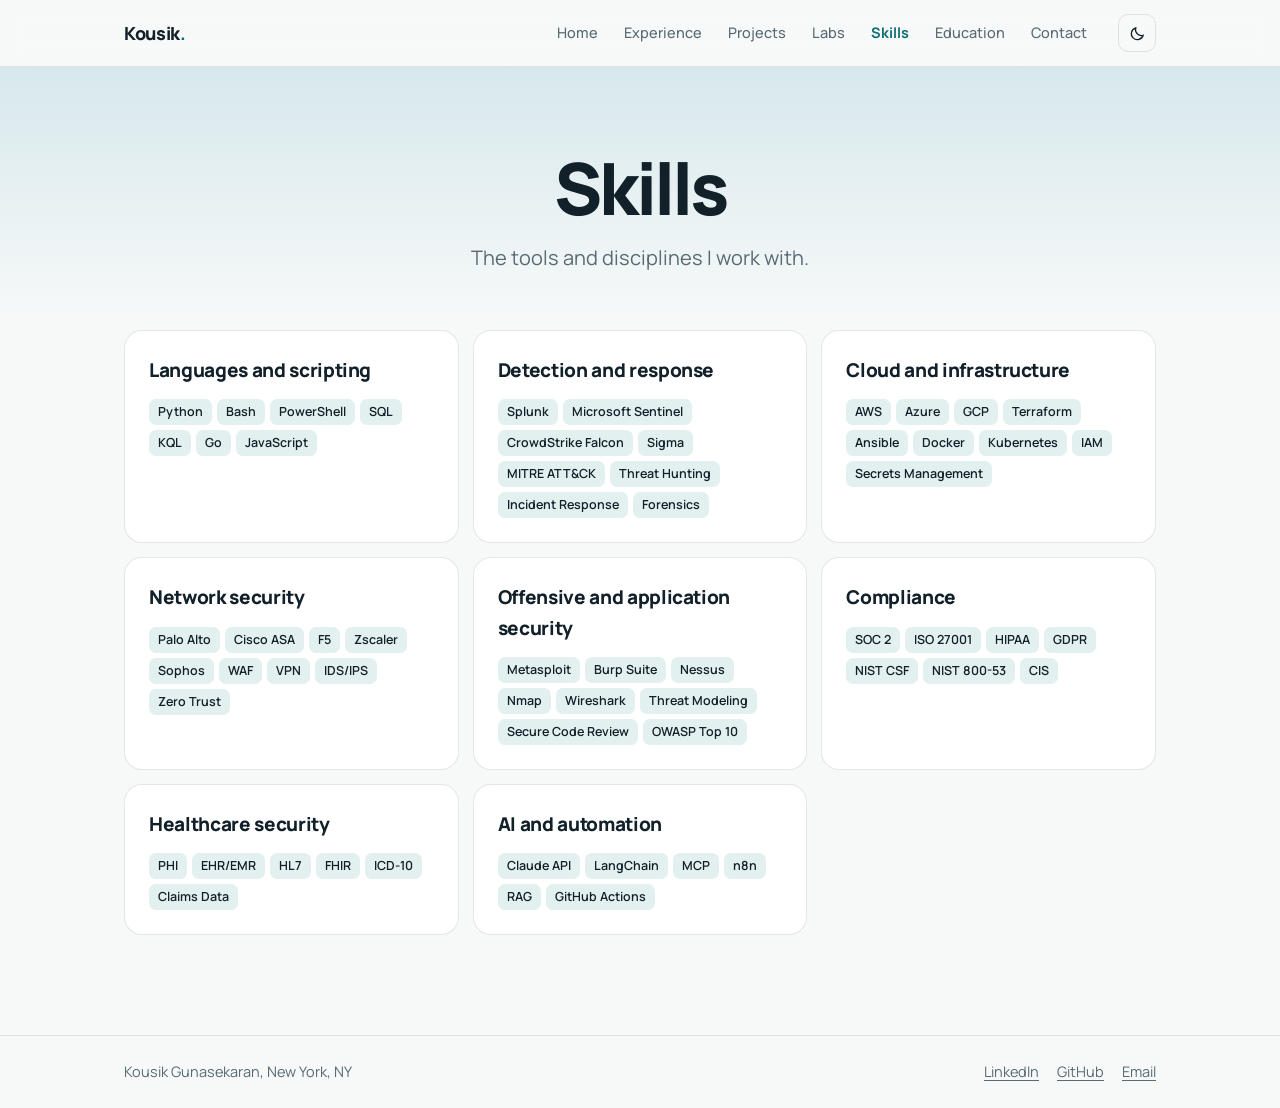
<file: skills.html>
<!doctype html>
<html lang="en">
<head>
<meta charset="utf-8">
<meta name="viewport" content="width=device-width, initial-scale=1">
<title>Skills | Kousik Gunasekaran</title>
<meta name="description" content="Tools and disciplines across detection, cloud, network, application security, compliance and AI automation.">
<meta property="og:title" content="Skills | Kousik Gunasekaran">
<meta property="og:description" content="Tools and disciplines across detection, cloud, network, application security, compliance and AI automation.">
<meta property="og:type" content="website">
<meta property="og:image" content="assets/kousik.jpg">
<link rel="icon" href="data:image/svg+xml,%3Csvg xmlns='http://www.w3.org/2000/svg' viewBox='0 0 32 32'%3E%3Crect width='32' height='32' rx='8' fill='%230E6F73'/%3E%3Ccircle cx='16' cy='16' r='9' fill='none' stroke='white' stroke-width='2'/%3E%3Ccircle cx='16' cy='16' r='2.5' fill='white'/%3E%3C/svg%3E">
<script>(function(){var t=null;try{t=localStorage.getItem('theme')}catch(e){}document.documentElement.dataset.theme=t||(matchMedia('(prefers-color-scheme: dark)').matches?'dark':'light')})();</script>
<link rel="preconnect" href="https://fonts.googleapis.com">
<link rel="preconnect" href="https://fonts.gstatic.com" crossorigin>
<link href="https://fonts.googleapis.com/css2?family=Manrope:wght@400;500;600;700;800&family=JetBrains+Mono:wght@400;500&display=swap" rel="stylesheet">
<link rel="stylesheet" href="styles.css">
</head>
<body>
<a class="skip" href="#main">Skip to content</a>
<header class="nav">
  <div class="wrap nav__in">
    <a class="nav__mark" href="index.html">Kousik<span>.</span></a>
    <nav aria-label="Main"><div class="nav__links nav__links--wide"><a href="index.html">Home</a><a href="experience.html">Experience</a><a href="projects.html">Projects</a><a href="labs.html">Labs</a><a href="skills.html" aria-current="page">Skills</a><a href="education.html">Education</a><a href="contact.html">Contact</a></div></nav>
    <button class="theme" id="theme" type="button" aria-label="Switch between light and dark theme">
      <svg class="moon" viewBox="0 0 24 24"><path d="M20 14.5A8.5 8.5 0 0 1 9.5 4 8.5 8.5 0 1 0 20 14.5Z"/></svg>
      <svg class="sun" viewBox="0 0 24 24"><circle cx="12" cy="12" r="4"/><path d="M12 2v2M12 20v2M2 12h2M20 12h2M5 5l1.5 1.5M17.5 17.5 19 19M5 19l1.5-1.5M17.5 6.5 19 5"/></svg>
    </button>
    <details class="menu"><summary aria-label="Menu"><svg viewBox="0 0 24 24" fill="none"><path d="M4 7h16M4 12h16M4 17h16"/></svg></summary><nav aria-label="Mobile"><div class="nav__links"><a href="index.html">Home</a><a href="experience.html">Experience</a><a href="projects.html">Projects</a><a href="labs.html">Labs</a><a href="skills.html" aria-current="page">Skills</a><a href="education.html">Education</a><a href="contact.html">Contact</a></div></nav></details>
  </div>
</header>
<main id="main">
<section class="head"><div class="wrap"><h1>Skills</h1><p>The tools and disciplines I work with.</p></div></section><section class="page wrap"><div class="skills"><section><h2>Languages and scripting</h2><ul class="tags"><li>Python</li><li>Bash</li><li>PowerShell</li><li>SQL</li><li>KQL</li><li>Go</li><li>JavaScript</li></ul></section><section><h2>Detection and response</h2><ul class="tags"><li>Splunk</li><li>Microsoft Sentinel</li><li>CrowdStrike Falcon</li><li>Sigma</li><li>MITRE ATT&amp;CK</li><li>Threat Hunting</li><li>Incident Response</li><li>Forensics</li></ul></section><section><h2>Cloud and infrastructure</h2><ul class="tags"><li>AWS</li><li>Azure</li><li>GCP</li><li>Terraform</li><li>Ansible</li><li>Docker</li><li>Kubernetes</li><li>IAM</li><li>Secrets Management</li></ul></section><section><h2>Network security</h2><ul class="tags"><li>Palo Alto</li><li>Cisco ASA</li><li>F5</li><li>Zscaler</li><li>Sophos</li><li>WAF</li><li>VPN</li><li>IDS/IPS</li><li>Zero Trust</li></ul></section><section><h2>Offensive and application security</h2><ul class="tags"><li>Metasploit</li><li>Burp Suite</li><li>Nessus</li><li>Nmap</li><li>Wireshark</li><li>Threat Modeling</li><li>Secure Code Review</li><li>OWASP Top 10</li></ul></section><section><h2>Compliance</h2><ul class="tags"><li>SOC 2</li><li>ISO 27001</li><li>HIPAA</li><li>GDPR</li><li>NIST CSF</li><li>NIST 800-53</li><li>CIS</li></ul></section><section><h2>Healthcare security</h2><ul class="tags"><li>PHI</li><li>EHR/EMR</li><li>HL7</li><li>FHIR</li><li>ICD-10</li><li>Claims Data</li></ul></section><section><h2>AI and automation</h2><ul class="tags"><li>Claude API</li><li>LangChain</li><li>MCP</li><li>n8n</li><li>RAG</li><li>GitHub Actions</li></ul></section></div></section>
</main>
<footer class="foot">
  <div class="wrap foot__in">
    <span>Kousik Gunasekaran, New York, NY</span>
    <nav aria-label="Social"><a href="https://linkedin.com/in/kousik-gunasekaran" target="_blank" rel="noopener">LinkedIn</a><a href="https://github.com/Kousik9200" target="_blank" rel="noopener">GitHub</a><a href="mailto:kousik9200@gmail.com">Email</a></nav>
  </div>
</footer>
<script src="script.js"></script>
</body>
</html>
</file>
<file: styles.css>
:root {
  --gutter: clamp(20px, 5vw, 64px);
  --sans: "Manrope", system-ui, -apple-system, "Segoe UI", sans-serif;
  --mono: "JetBrains Mono", ui-monospace, Consolas, monospace;
  --radius: 18px;
}
:root[data-theme="light"] {
  --bg: #F7F9F9;
  --surface: #FFFFFF;
  --ink: #122029;
  --muted: #586A73;
  --line: rgba(18, 32, 41, .11);
  --accent: #0E6F73;
  --accent-ink: #FFFFFF;
  --soft: #E3F0F0;
  --mist-1: #D7E8EC;
  --mist-2: #E9EEF6;
  --ring: rgba(14, 111, 115, .17);
  --sweep: rgba(14, 111, 115, .13);
  color-scheme: light;
}
:root[data-theme="dark"] {
  --bg: #0D1519;
  --surface: #141E23;
  --ink: #E8F0F1;
  --muted: #9CADB4;
  --line: rgba(232, 240, 241, .12);
  --accent: #72D6CC;
  --accent-ink: #0D1519;
  --soft: #16282C;
  --mist-1: #14282E;
  --mist-2: #111C24;
  --ring: rgba(114, 214, 204, .14);
  --sweep: rgba(114, 214, 204, .1);
  color-scheme: dark;
}

* { box-sizing: border-box; }
html { -webkit-text-size-adjust: 100%; scroll-behavior: smooth; }
body {
  margin: 0; min-height: 100svh; display: flex; flex-direction: column;
  background: var(--bg); color: var(--ink);
  font: 400 16.5px/1.6 var(--sans);
  -webkit-font-smoothing: antialiased;
}
main { flex: 1; }
h1, h2, h3, p, ul, ol, dl, dd { margin: 0; padding: 0; }
ul, ol { list-style: none; }
img { display: block; max-width: 100%; }
a { color: inherit; text-underline-offset: 3px; text-decoration-thickness: 1px; }
button { font: inherit; color: inherit; cursor: pointer; }
:focus-visible { outline: 2px solid var(--accent); outline-offset: 3px; border-radius: 4px; }
.wrap { width: 100%; max-width: 1160px; margin-inline: auto; padding-inline: var(--gutter); }
.skip { position: absolute; left: -999px; }
.skip:focus { left: 16px; top: 12px; z-index: 30; background: var(--surface); padding: 8px 14px; border-radius: 8px; }
.eyebrow { font: 500 12.5px/1.5 var(--mono); letter-spacing: .08em; text-transform: uppercase; color: var(--accent); }

/* Navigation */
.nav { position: sticky; top: 0; z-index: 20; background: color-mix(in srgb, var(--bg) 88%, transparent); backdrop-filter: blur(12px); border-bottom: 1px solid var(--line); }
.nav__in { display: flex; align-items: center; gap: 20px; height: 66px; }
.nav__mark { font-weight: 800; font-size: 18px; letter-spacing: -.02em; text-decoration: none; margin-right: auto; }
.nav__mark span { color: var(--accent); }
.nav__links { display: flex; align-items: center; gap: 4px; }
.nav__links a { padding: 7px 11px; border-radius: 9px; font-size: 14.5px; font-weight: 500; color: var(--muted); text-decoration: none; transition: color .15s, background .15s; }
.nav__links a:hover { color: var(--ink); background: var(--soft); }
.nav__links a[aria-current="page"] { color: var(--accent); font-weight: 700; }
.theme { width: 38px; height: 38px; display: grid; place-items: center; border: 1px solid var(--line); border-radius: 10px; background: none; }
.theme:hover { background: var(--soft); }
.theme svg { width: 17px; height: 17px; fill: none; stroke: currentColor; stroke-width: 1.8; stroke-linecap: round; }
[data-theme="light"] .theme .sun, [data-theme="dark"] .theme .moon { display: none; }
.menu { display: none; }

/* Buttons and chips */
.btn { display: inline-flex; align-items: center; gap: 9px; padding: 13px 24px; border-radius: 12px; border: 1px solid transparent; font-size: 15.5px; font-weight: 700; text-decoration: none; transition: transform .15s, background .15s; }
.btn:hover { transform: translateY(-2px); }
.btn--main { background: var(--accent); color: var(--accent-ink); }
.btn--line { border-color: var(--line); background: var(--surface); }
.btn--line:hover { background: var(--soft); }
.chips { display: flex; flex-wrap: wrap; gap: 8px; }
.chips li { padding: 6px 14px; border-radius: 999px; background: var(--surface); border: 1px solid var(--line); font-size: 14px; font-weight: 600; }

/* Home hero */
.hero { position: relative; overflow: hidden; min-height: calc(100svh - 67px); display: grid; place-items: center; text-align: center; padding-block: 60px 90px; background: linear-gradient(180deg, var(--mist-1), var(--mist-2) 58%, var(--bg)); }
.radar { position: absolute; left: 50%; top: 50%; width: min(1100px, 170vw); aspect-ratio: 1; transform: translate(-50%, -50%); border-radius: 50%; pointer-events: none; }
.radar::before { content: ""; position: absolute; inset: 0; border-radius: 50%; background: repeating-radial-gradient(circle, transparent 0 89px, var(--ring) 89px 90px); -webkit-mask-image: radial-gradient(circle, #000 35%, transparent 70%); mask-image: radial-gradient(circle, #000 35%, transparent 70%); }
.radar::after { content: ""; position: absolute; inset: 0; border-radius: 50%; background: conic-gradient(from 0deg, transparent 0 270deg, var(--sweep) 345deg, transparent 360deg); -webkit-mask-image: radial-gradient(circle, #000 25%, transparent 70%); mask-image: radial-gradient(circle, #000 25%, transparent 70%); animation: sweep 16s linear infinite; }
@keyframes sweep { to { transform: rotate(360deg); } }
.hero__in { position: relative; display: flex; flex-direction: column; align-items: center; }
.hero h1 { font-size: clamp(46px, 8.6vw, 112px); font-weight: 800; line-height: 1.02; letter-spacing: -.032em; text-wrap: balance; }
.hero__roles { margin-top: 20px; font-size: clamp(16px, 1.9vw, 21px); font-weight: 500; max-width: 42em; }
.hero__roles i { font-style: normal; color: var(--accent); padding-inline: .3em; }
.typed { margin-top: 16px; min-height: 3.2em; font: 400 clamp(13px, 1.3vw, 15.5px)/1.6 var(--mono); color: var(--muted); }
.typed b { font-weight: 500; color: var(--accent); }
.caret { display: inline-block; width: 2px; height: 1.05em; margin-left: 2px; vertical-align: -2px; background: var(--accent); animation: blink 1.1s steps(1) infinite; }
@keyframes blink { 50% { opacity: 0; } }
.hero .chips { justify-content: center; margin-block: 28px 30px; }

/* Affiliations */
.strip { padding-block: 44px; border-bottom: 1px solid var(--line); text-align: center; overflow: hidden; }
.marquee { margin-top: 20px; overflow: hidden; -webkit-mask-image: linear-gradient(90deg, transparent, #000 10%, #000 90%, transparent); mask-image: linear-gradient(90deg, transparent, #000 10%, #000 90%, transparent); }
.marquee__track { display: flex; width: max-content; animation: slide 42s linear infinite; }
.marquee__track span { padding-inline: 34px; font-size: clamp(18px, 1.9vw, 23px); font-weight: 700; letter-spacing: -.015em; color: var(--muted); white-space: nowrap; }
@keyframes slide { to { transform: translateX(-50%); } }

/* Home sections */
.block { padding-block: clamp(56px, 8vw, 96px); }
.block h2, .head h2 { font-size: clamp(30px, 4vw, 48px); font-weight: 800; line-height: 1.1; letter-spacing: -.03em; text-wrap: balance; }
.hey { display: grid; grid-template-columns: 1.5fr 1fr; gap: clamp(32px, 6vw, 80px); align-items: center; }
.hey p { margin-top: 16px; color: var(--muted); font-size: clamp(17px, 1.5vw, 19px); }
.hey .btn { margin-top: 26px; }
.hey__card { display: flex; flex-direction: column; align-items: center; padding: 30px 24px; text-align: center; background: var(--surface); border: 1px solid var(--line); border-radius: var(--radius); }
.hey__card img { width: min(210px, 100%); height: auto; border-radius: 50%; clip-path: circle(48.6%); }
.hey__card b { margin-top: 18px; font-size: 18px; font-weight: 700; }
.hey__card span { font-size: 14.5px; color: var(--muted); }
.social { display: flex; flex-wrap: wrap; justify-content: center; gap: 6px 16px; margin-top: 14px; font-size: 14.5px; font-weight: 600; }
.social a { color: var(--accent); }

.stats { display: grid; grid-template-columns: repeat(4, 1fr); gap: 12px; }
.stats div { padding: 26px 22px; background: var(--surface); border: 1px solid var(--line); border-radius: var(--radius); }
.stats b { display: block; font-size: clamp(34px, 4.4vw, 54px); font-weight: 800; line-height: 1; letter-spacing: -.035em; color: var(--accent); }
.stats span { display: block; margin-top: 10px; font: 400 12px/1.5 var(--mono); letter-spacing: .04em; text-transform: uppercase; color: var(--muted); }

.now { display: grid; grid-template-columns: 1fr 1fr; gap: 12px; }
.now article { padding: clamp(26px, 3vw, 38px); background: var(--soft); border-radius: var(--radius); }
.now h3 { margin-top: 12px; font-size: clamp(23px, 2.4vw, 30px); font-weight: 800; line-height: 1.15; letter-spacing: -.025em; }
.now p { margin-top: 12px; color: var(--muted); }
.now a { display: inline-block; margin-top: 16px; font-weight: 700; color: var(--accent); }

.tiles { display: grid; grid-template-columns: repeat(4, 1fr); gap: 12px; margin-top: 28px; }
.tiles div { padding: 22px; border: 1px solid var(--line); border-radius: var(--radius); }
.tiles span { display: block; font: 400 12px/1.5 var(--mono); letter-spacing: .04em; text-transform: uppercase; color: var(--muted); }
.tiles b { display: block; margin-top: 10px; font-size: 18px; font-weight: 700; line-height: 1.3; letter-spacing: -.01em; }
.block__sub { margin-top: 12px; color: var(--muted); font-size: 17.5px; }

/* Inner pages */
.head { padding-block: clamp(52px, 7vw, 84px) clamp(32px, 4vw, 48px); text-align: center; background: linear-gradient(180deg, var(--mist-1), var(--bg)); }
.head h1 { font-size: clamp(40px, 6.2vw, 72px); font-weight: 800; line-height: 1.04; letter-spacing: -.04em; text-wrap: balance; }
.head p { max-width: 40em; margin: 16px auto 0; font-size: clamp(17px, 1.6vw, 20px); color: var(--muted); text-wrap: balance; }
.page { padding-block: 8px clamp(60px, 8vw, 100px); }

.toolbar { display: flex; flex-wrap: wrap; align-items: center; justify-content: space-between; gap: 14px; margin-bottom: 24px; }
.toolbar p { font: 400 13px var(--mono); color: var(--muted); }
.pills { display: flex; flex-wrap: wrap; gap: 6px; }
.pills button { padding: 7px 14px; border: 1px solid var(--line); border-radius: 999px; background: var(--surface); font-size: 14px; font-weight: 600; color: var(--muted); transition: color .15s, background .15s; }
.pills button:hover { color: var(--ink); }
.pills button[aria-pressed="true"], .pills button[aria-selected="true"] { background: var(--accent); border-color: var(--accent); color: var(--accent-ink); }

.cards { display: grid; grid-template-columns: repeat(auto-fill, minmax(min(100%, 330px), 1fr)); gap: 14px; }
.card { display: flex; flex-direction: column; padding: 24px; background: var(--surface); border: 1px solid var(--line); border-radius: var(--radius); transition: transform .2s, border-color .2s; }
.card:hover { transform: translateY(-3px); border-color: var(--accent); }
.card[hidden] { display: none; }
.card__top { display: flex; justify-content: space-between; align-items: baseline; gap: 12px; font: 400 12px/1.5 var(--mono); letter-spacing: .03em; color: var(--accent); }
.card__top em { font-style: normal; color: var(--muted); }
.card h2 { margin-top: 12px; font-size: 21px; font-weight: 800; line-height: 1.2; letter-spacing: -.02em; }
.card p { margin-top: 10px; font-size: 15.5px; line-height: 1.55; color: var(--muted); }
.tags { display: flex; flex-wrap: wrap; gap: 5px; margin-top: 16px; }
.tags li { padding: 3px 9px; border-radius: 7px; background: var(--soft); font-size: 12.5px; font-weight: 600; }
.card__go { display: flex; flex-wrap: wrap; gap: 6px 18px; margin-top: auto; padding-top: 18px; font-size: 14.5px; font-weight: 700; color: var(--accent); }
.center { text-align: center; margin-top: 32px; }

/* Experience */
.jobs { max-width: 880px; margin-inline: auto; display: grid; gap: 14px; }
.job { padding: clamp(22px, 3vw, 34px); background: var(--surface); border: 1px solid var(--line); border-radius: var(--radius); }
.job__top { display: flex; flex-wrap: wrap; justify-content: space-between; gap: 2px 20px; align-items: baseline; }
.job h2 { font-size: clamp(20px, 2.2vw, 25px); font-weight: 800; line-height: 1.2; letter-spacing: -.022em; }
.job time { font: 400 13px var(--mono); color: var(--muted); white-space: nowrap; }
.job__org { margin-top: 3px; font-weight: 600; color: var(--accent); }
.job__now { display: inline-block; margin-left: 8px; padding: 1px 8px; border-radius: 999px; background: var(--soft); font: 500 11px var(--mono); color: var(--accent); vertical-align: 2px; }
.job ul { margin-top: 16px; display: grid; gap: 9px; }
.job li { position: relative; padding-left: 18px; font-size: 15.5px; line-height: 1.55; color: var(--muted); }
.job li::before { content: ""; position: absolute; left: 0; top: .68em; width: 6px; height: 6px; border-radius: 50%; background: var(--accent); opacity: .65; }

/* Labs */
.facts { display: flex; flex-wrap: wrap; justify-content: center; gap: 8px; margin-top: 22px; }
.facts li { padding: 7px 16px; border-radius: 999px; background: var(--surface); border: 1px solid var(--line); font-size: 14.5px; }
.facts b { font-weight: 800; color: var(--accent); }
.head .btn { margin-top: 24px; }
.about-labs { max-width: 720px; margin: clamp(44px, 6vw, 72px) auto 0; }
.about-labs h2 { font-size: clamp(26px, 3vw, 36px); font-weight: 800; letter-spacing: -.028em; }
.about-labs p { margin-top: 14px; color: var(--muted); font-size: 17px; }

/* Skills */
.skills { display: grid; grid-template-columns: repeat(auto-fill, minmax(min(100%, 330px), 1fr)); gap: 14px; }
.skills section { padding: 24px; background: var(--surface); border: 1px solid var(--line); border-radius: var(--radius); }
.skills h2 { font-size: 19px; font-weight: 800; letter-spacing: -.018em; }
.skills .tags { margin-top: 14px; }

/* Education */
.tabs { justify-content: center; margin-bottom: 26px; }
.panel[hidden] { display: none; }
.creds { max-width: 780px; margin-inline: auto; display: grid; gap: 14px; }
.cred { padding: 26px; background: var(--surface); border: 1px solid var(--line); border-radius: var(--radius); }
.cred__top { display: flex; flex-wrap: wrap; justify-content: space-between; gap: 2px 20px; align-items: baseline; }
.cred h2 { font-size: 22px; font-weight: 800; line-height: 1.2; letter-spacing: -.02em; }
.cred time { font: 400 13px var(--mono); color: var(--muted); }
.cred p { margin-top: 5px; color: var(--muted); }
.cred .org { color: var(--accent); font-weight: 600; }

/* Contact */
.contact { display: grid; grid-template-columns: 1.3fr 1fr; gap: 14px; max-width: 920px; margin-inline: auto; align-items: start; }
.contact--single { grid-template-columns: 1fr; max-width: 620px; }
.form { display: grid; gap: 16px; padding: clamp(22px, 3vw, 32px); background: var(--surface); border: 1px solid var(--line); border-radius: var(--radius); }
.form label { display: grid; gap: 6px; font-size: 14.5px; font-weight: 700; }
.form input, .form textarea { width: 100%; padding: 12px 14px; font: 400 16px/1.5 var(--sans); color: var(--ink); background: var(--bg); border: 1px solid var(--line); border-radius: 10px; }
.form input:focus, .form textarea:focus { outline: 2px solid var(--accent); outline-offset: 0; border-color: transparent; }
.form textarea { min-height: 150px; resize: vertical; }
.form .btn { justify-content: center; border: 0; }
.form__status { font-size: 14.5px; font-weight: 600; }
.form__status:empty { display: none; }
.form__status[data-kind="ok"] { color: var(--accent); }
.form__status[data-kind="error"] { color: #C2410C; }
[data-theme="dark"] .form__status[data-kind="error"] { color: #FDBA74; }
.form .btn:disabled { opacity: .65; cursor: wait; transform: none; }
.reach { display: grid; gap: 10px; }
.reach a { display: block; padding: 18px 20px; background: var(--surface); border: 1px solid var(--line); border-radius: var(--radius); text-decoration: none; transition: border-color .15s; }
.reach a:hover { border-color: var(--accent); }
.reach span { display: block; font: 400 12px var(--mono); letter-spacing: .04em; text-transform: uppercase; color: var(--muted); }
.reach b { display: block; margin-top: 3px; font-weight: 700; overflow-wrap: anywhere; }

/* Footer */
.foot { border-top: 1px solid var(--line); }
.foot__in { display: flex; flex-wrap: wrap; justify-content: space-between; gap: 8px 24px; padding-block: 24px; font-size: 14.5px; color: var(--muted); }
.foot nav { display: flex; gap: 18px; }

@media (max-width: 980px) {
  .menu { display: block; }
  .menu summary { list-style: none; width: 38px; height: 38px; display: grid; place-items: center; border: 1px solid var(--line); border-radius: 10px; cursor: pointer; }
  .menu summary::-webkit-details-marker { display: none; }
  .menu summary svg { width: 18px; height: 18px; stroke: currentColor; stroke-width: 1.8; stroke-linecap: round; }
  .nav__links--wide { display: none; }
  .menu .nav__links { position: absolute; left: 0; right: 0; top: 66px; flex-direction: column; align-items: stretch; gap: 0; padding: 8px var(--gutter) 14px; background: var(--bg); border-bottom: 1px solid var(--line); }
  .menu .nav__links a { padding: 11px 8px; font-size: 16px; }
  .stats, .tiles { grid-template-columns: 1fr 1fr; }
}
@media (max-width: 760px) {
  .hey, .now, .contact { grid-template-columns: 1fr; }
  .hey__card { order: -1; }
  .hero__roles span { display: block; }
  .hero__roles i { display: none; }
  .toolbar { flex-direction: column; align-items: flex-start; }
}
@media (prefers-reduced-motion: reduce) {
  html { scroll-behavior: auto; }
  *, *::before, *::after { animation: none !important; transition: none !important; }
  .radar::after { display: none; }
  .marquee__track { flex-wrap: wrap; justify-content: center; width: auto; }
  .marquee__track span:nth-child(n+7) { display: none; }
}
</file>
